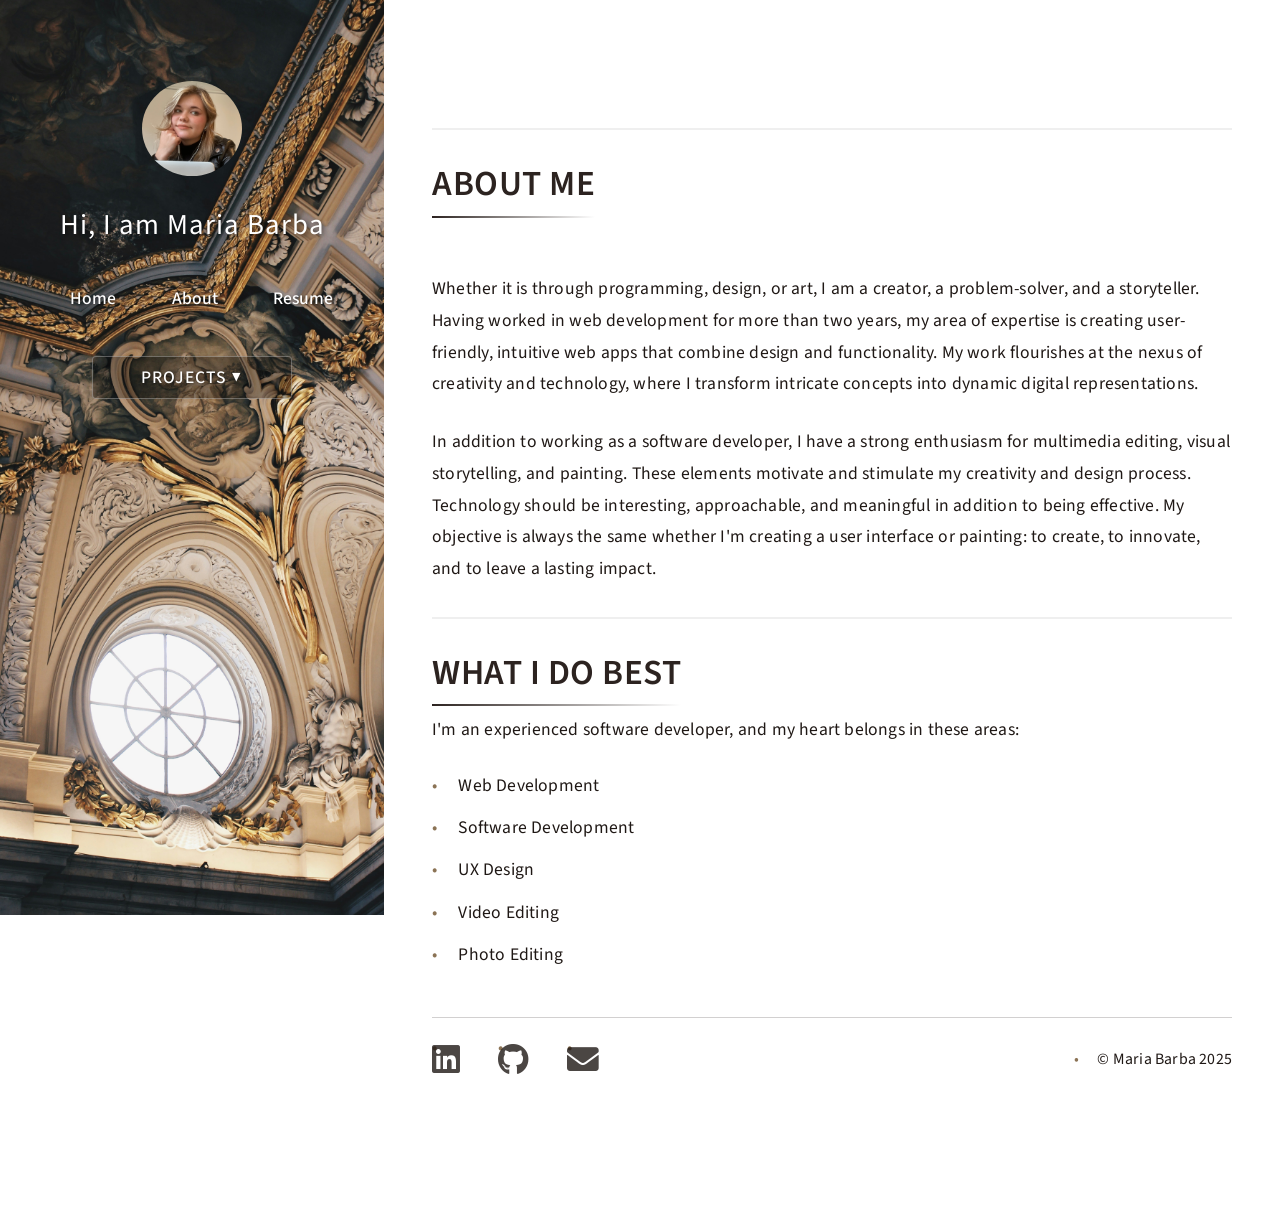
<file: AboutMe.html>
<!DOCTYPE HTML>
<html>

<head>
    <title>Maria Barba - About Me</title>
    <meta charset="utf-8" />
    <meta name="viewport" content="width=device-width, initial-scale=1, user-scalable=no" />
    <link rel="stylesheet" href="assets/css/main.css" />
</head>

<body class="is-preload">
    <!-- Header -->
    <div id="header-container"></div>

    <!-- Main -->
    <div id="main">
        <!-- One -->
        <section id="one">
            <hr>
            <header class="major">
                <h2>ABOUT ME</h2>
            </header>

            <p>
                Whether it is through programming, design, or art, I am a creator, a problem-solver, and a storyteller.
                Having worked in web development for more than two years, my area of expertise is creating
                user-friendly,
                intuitive web apps that combine design and functionality. My work flourishes at the nexus of creativity
                and technology, where I transform intricate concepts into dynamic digital representations.
            </p>
            <p>
                In addition to working as a software developer, I have a strong enthusiasm for multimedia editing,
                visual
                storytelling, and painting. These elements motivate and stimulate my creativity and design process.
                Technology should be interesting, approachable, and meaningful in addition to being effective. My
                objective
                is always the same whether I'm creating a user interface or painting: to create, to innovate, and to
                leave
                a lasting impact.
            </p>
            <hr>
            <header class="major">
                <h2>WHAT I DO BEST</h2>
                <br>
                <p>
                    I'm an experienced software developer, and my heart belongs in these areas:
                </p>
                <ul>
                    <li>Web Development</li>
                    <li>Software Development</li>
                    <li>UX Design</li>
                    <li>Video Editing</li>
                    <li>Photo Editing</li>
                </ul>
            </header>
        </section>
    </div>

    <!-- Footer -->
    <div id="footer-container"></div>

    <!-- Scripts -->
    <script src="assets/js/jquery.min.js"></script>
    <script src="assets/js/browser.min.js"></script>
    <script src="assets/js/breakpoints.min.js"></script>
    <script src="assets/js/util.js"></script>
    <script src="assets/js/components.js"></script>
    <script src="assets/js/main.js"></script>
</body>

</html>
</file>
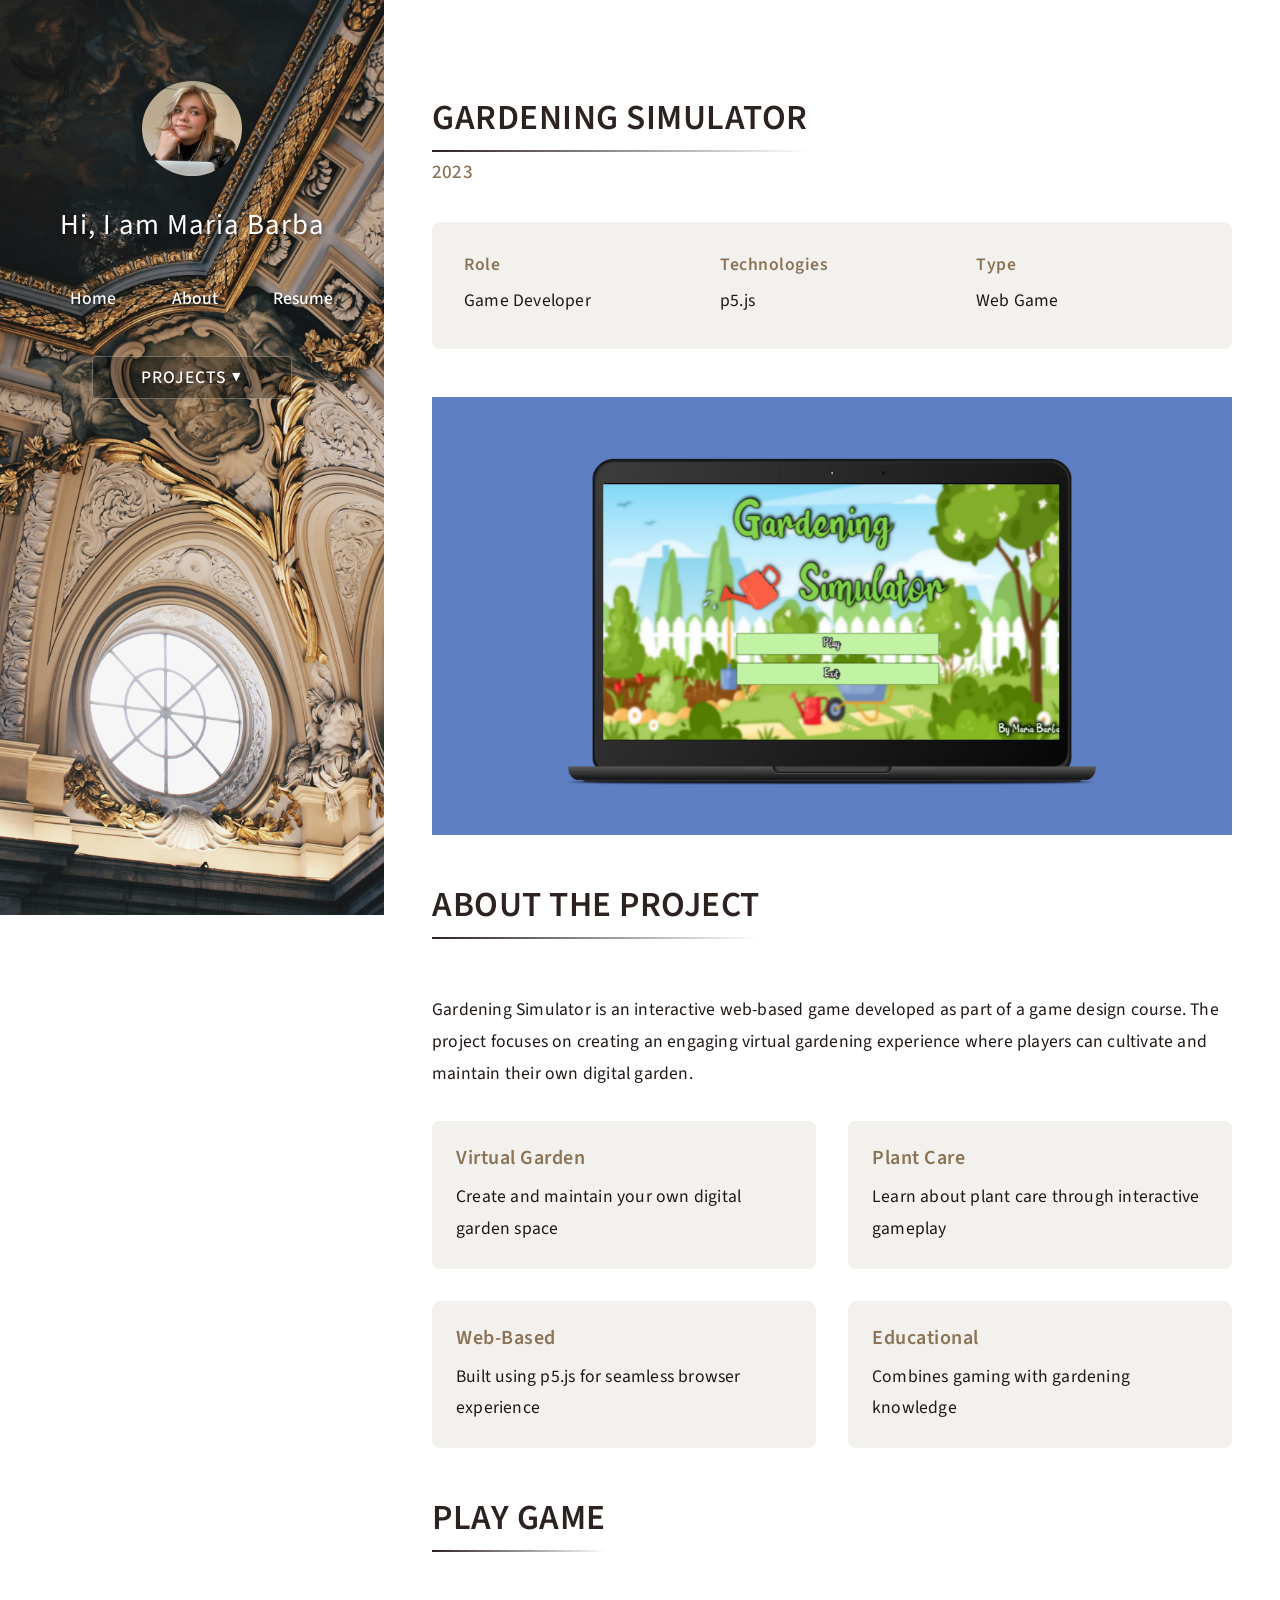
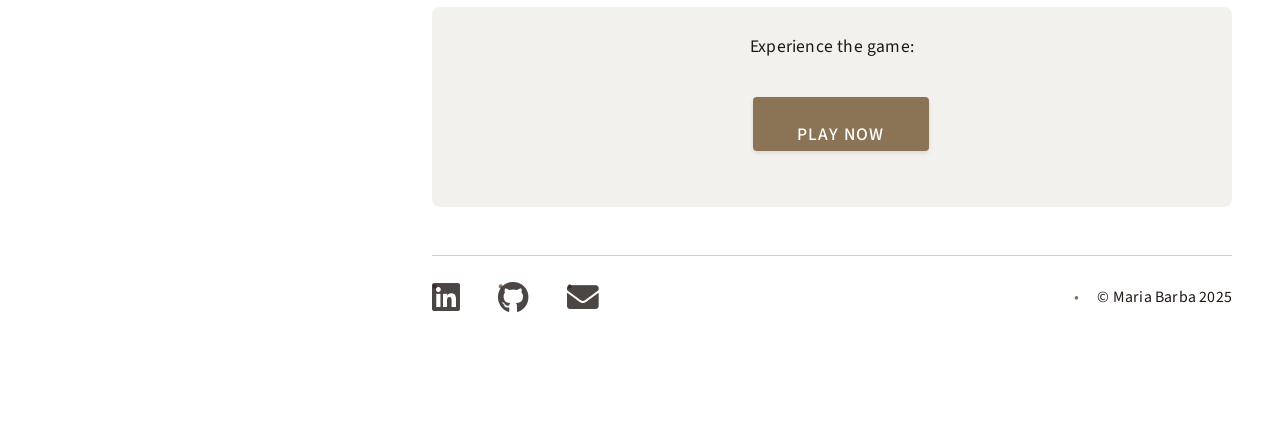
<file: GardeningSimulator.html>
<!DOCTYPE HTML>
<html>

<head>
    <title>Maria Barba - Gardening Simulator</title>
    <meta charset="utf-8" />
    <meta name="viewport" content="width=device-width, initial-scale=1, user-scalable=no" />
    <link rel="stylesheet" href="assets/css/main.css" />
</head>

<body class="is-preload">
    <!-- Header -->
    <div id="header-container"></div>

    <!-- Main -->
    <div id="main">
        <!-- Title Section -->
        <section id="title">
            <header class="major">
                <h2>GARDENING SIMULATOR</h2>
                <br>
                <br>
                <p class="year">2023</p>
            </header>
        </section>

        <!-- Project Overview -->
        <section id="overview">
            <div class="project-meta">
                <div class="meta-item">
                    <h3>Role</h3>
                    <p>Game Developer</p>
                </div>
                <div class="meta-item">
                    <h3>Technologies</h3>
                    <p>p5.js</p>
                </div>
                <div class="meta-item">
                    <h3>Type</h3>
                    <p>Web Game</p>
                </div>
            </div>
        </section>

        <!-- Hero Section -->
        <section id="hero">
            <div class="project-hero">
                <img src="images/fulls/03.png" alt="Gardening Simulator" class="hero-image">
            </div>
        </section>

        <!-- About -->
        <section id="about">
            <header class="major">
                <h2>ABOUT THE PROJECT</h2>
                <br>
            </header>
            <p>
                Gardening Simulator is an interactive web-based game developed as part of a game design course. The
                project
                focuses on creating an engaging virtual gardening experience where players can cultivate and maintain
                their
                own digital garden.
            </p>
            <div class="features-grid">
                <div class="feature">
                    <h3>Virtual Garden</h3>
                    <p>Create and maintain your own digital garden space</p>
                </div>
                <div class="feature">
                    <h3>Plant Care</h3>
                    <p>Learn about plant care through interactive gameplay</p>
                </div>
                <div class="feature">
                    <h3>Web-Based</h3>
                    <p>Built using p5.js for seamless browser experience</p>
                </div>
                <div class="feature">
                    <h3>Educational</h3>
                    <p>Combines gaming with gardening knowledge</p>
                </div>
            </div>
        </section>

        <!-- Play Game -->
        <section id="play">
            <header class="major">
                <h2>PLAY GAME</h2>
                <br>
            </header>
            <div class="prototype-link">
                <p>Experience the game:</p>
                <ul class="actions">
                    <li><a href="https://marb543.github.io/cart253-2023/projects/project1/" class="button">Play Now</a>
                    </li>
                </ul>
            </div>
        </section>
    </div>

    <!-- Footer -->
    <div id="footer-container"></div>

    <!-- Scripts -->
    <script src="assets/js/jquery.min.js"></script>
    <script src="assets/js/browser.min.js"></script>
    <script src="assets/js/breakpoints.min.js"></script>
    <script src="assets/js/util.js"></script>
    <script src="assets/js/components.js"></script>
    <script src="assets/js/main.js"></script>
</body>

</html>
</file>
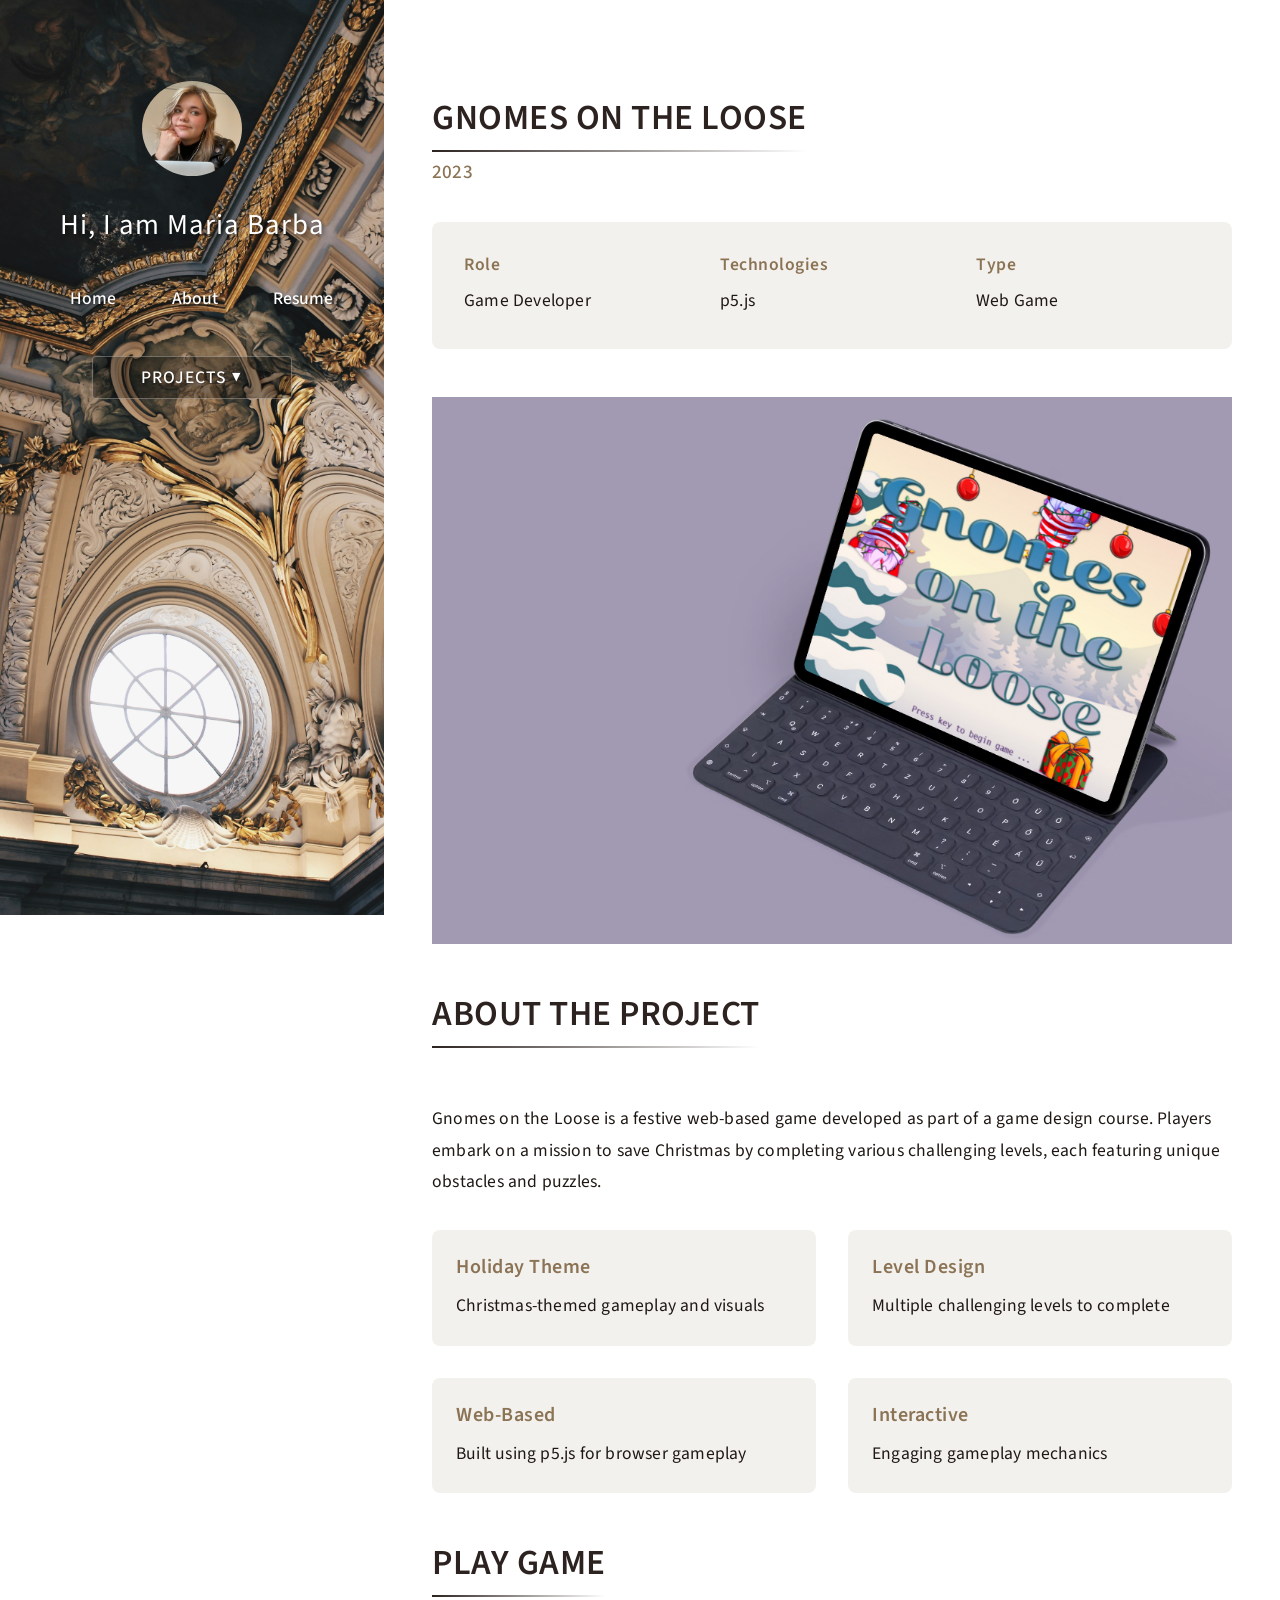
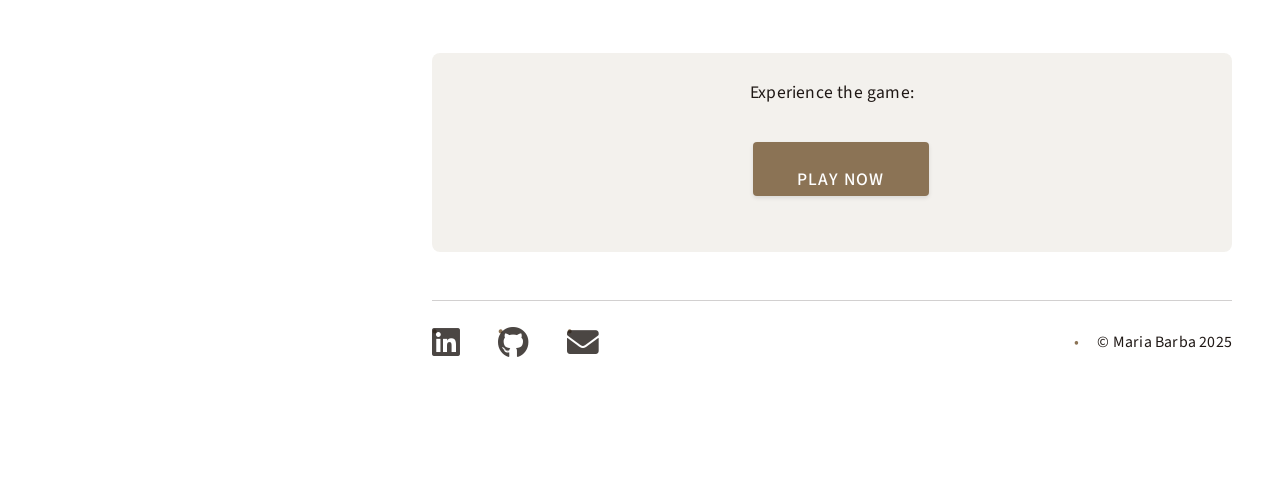
<file: GnomesOnTheLoose.html>
<!DOCTYPE HTML>
<html>

<head>
    <title>Maria Barba - Gnomes on the Loose</title>
    <meta charset="utf-8" />
    <meta name="viewport" content="width=device-width, initial-scale=1, user-scalable=no" />
    <link rel="stylesheet" href="assets/css/main.css" />
</head>

<body class="is-preload">
    <!-- Header -->
    <div id="header-container"></div>

    <!-- Main -->
    <div id="main">
        <!-- Title Section -->
        <section id="title">
            <header class="major">
                <h2>GNOMES ON THE LOOSE</h2>
                <br>
                <br>
                <p class="year">2023</p>
            </header>
        </section>

        <!-- Project Overview -->
        <section id="overview">
            <div class="project-meta">
                <div class="meta-item">
                    <h3>Role</h3>
                    <p>Game Developer</p>
                </div>
                <div class="meta-item">
                    <h3>Technologies</h3>
                    <p>p5.js</p>
                </div>
                <div class="meta-item">
                    <h3>Type</h3>
                    <p>Web Game</p>
                </div>
            </div>
        </section>

        <!-- Hero Section -->
        <section id="hero">
            <div class="project-hero">
                <img src="images/fulls/04.png" alt="Gnomes on the Loose" class="hero-image">
            </div>
        </section>

        <!-- About -->
        <section id="about">
            <header class="major">
                <h2>ABOUT THE PROJECT</h2>
                <br>
            </header>
            <p>
                Gnomes on the Loose is a festive web-based game developed as part of a game design course. Players
                embark
                on a mission to save Christmas by completing various challenging levels, each featuring unique obstacles
                and puzzles.
            </p>
            <div class="features-grid">
                <div class="feature">
                    <h3>Holiday Theme</h3>
                    <p>Christmas-themed gameplay and visuals</p>
                </div>
                <div class="feature">
                    <h3>Level Design</h3>
                    <p>Multiple challenging levels to complete</p>
                </div>
                <div class="feature">
                    <h3>Web-Based</h3>
                    <p>Built using p5.js for browser gameplay</p>
                </div>
                <div class="feature">
                    <h3>Interactive</h3>
                    <p>Engaging gameplay mechanics</p>
                </div>
            </div>
        </section>

        <!-- Play Game -->
        <section id="play">
            <header class="major">
                <h2>PLAY GAME</h2>
                <br>
            </header>
            <div class="prototype-link">
                <p>Experience the game:</p>
                <ul class="actions">
                    <li><a href="https://marb543.github.io/cart253-2023/projects/project2/final/" class="button">Play
                            Now</a></li>
                </ul>
            </div>
        </section>
    </div>

    <!-- Footer -->
    <div id="footer-container"></div>

    <!-- Scripts -->
    <script src="assets/js/jquery.min.js"></script>
    <script src="assets/js/browser.min.js"></script>
    <script src="assets/js/breakpoints.min.js"></script>
    <script src="assets/js/util.js"></script>
    <script src="assets/js/components.js"></script>
    <script src="assets/js/main.js"></script>
</body>

</html>
</file>
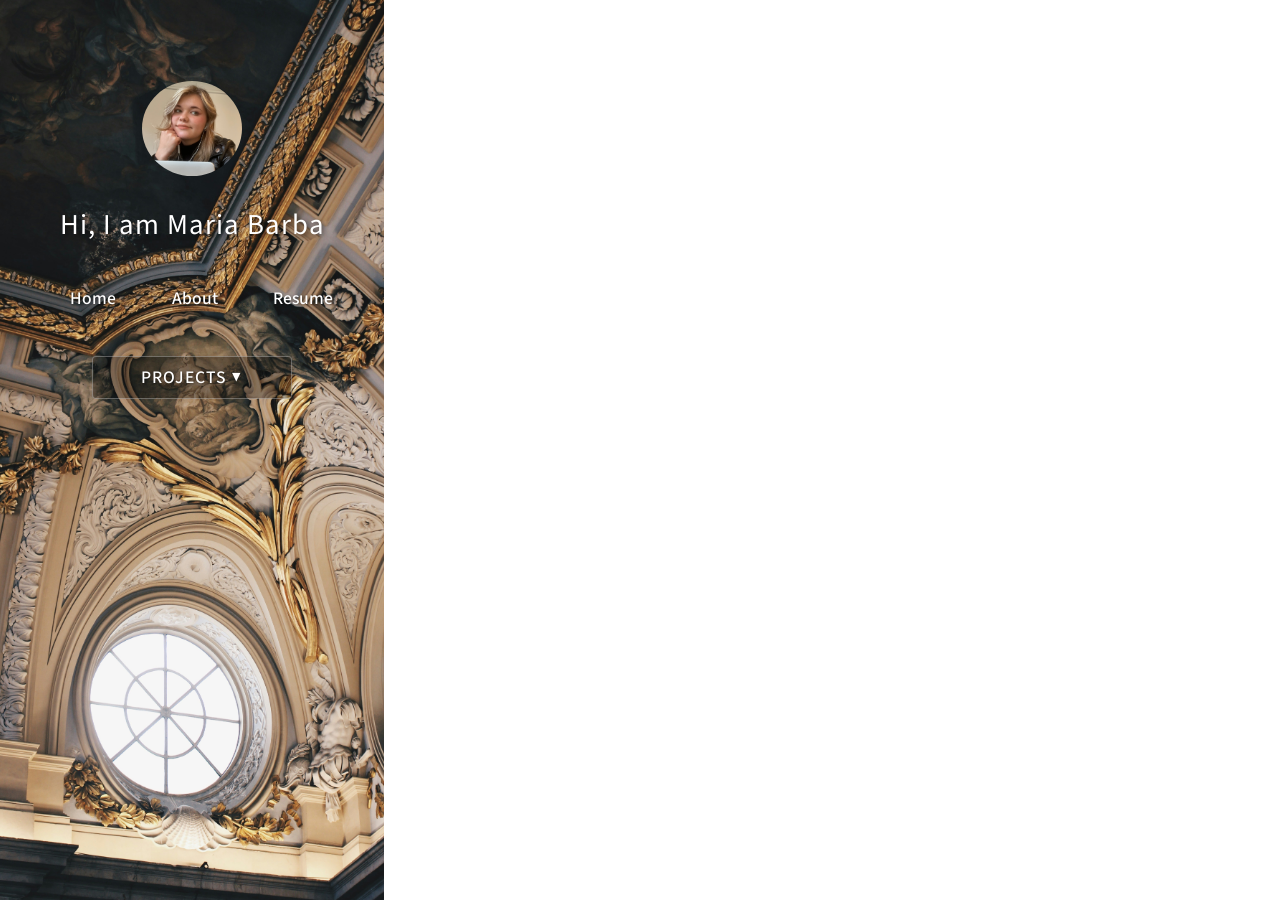
<file: MyResume.html>
<!DOCTYPE HTML>
<html>

<head>
    <title>Maria Barba</title>
    <meta charset="utf-8" />
    <meta name="viewport" content="width=device-width, initial-scale=1, user-scalable=no" />
    <link rel="stylesheet" href="assets/css/main.css" />

    <style>
        #main {
            height: 100vh;
            display: flex;
            flex-direction: column;
            padding: 0px;
            max-width: 70em;
        }
    </style>
</head>

<body class="is-preload resume-page">

    <!-- Header -->
    <div id="header-container"></div>

    <!-- Main -->
    <div id="main">
        <div id="pdf-container">
            <iframe src="./assets/documents/Maria_Barba's_CV_ENG.pdf"></iframe>
        </div>
    </div>

    <!-- Scripts -->
    <script src="assets/js/jquery.min.js"></script>
    <script src="assets/js/jquery.poptrox.min.js"></script>
    <script src="assets/js/browser.min.js"></script>
    <script src="assets/js/breakpoints.min.js"></script>
    <script src="assets/js/util.js"></script>
    <script src="assets/js/components.js"></script>
    <script src="assets/js/main.js"></script>

</body>

</html>
</file>
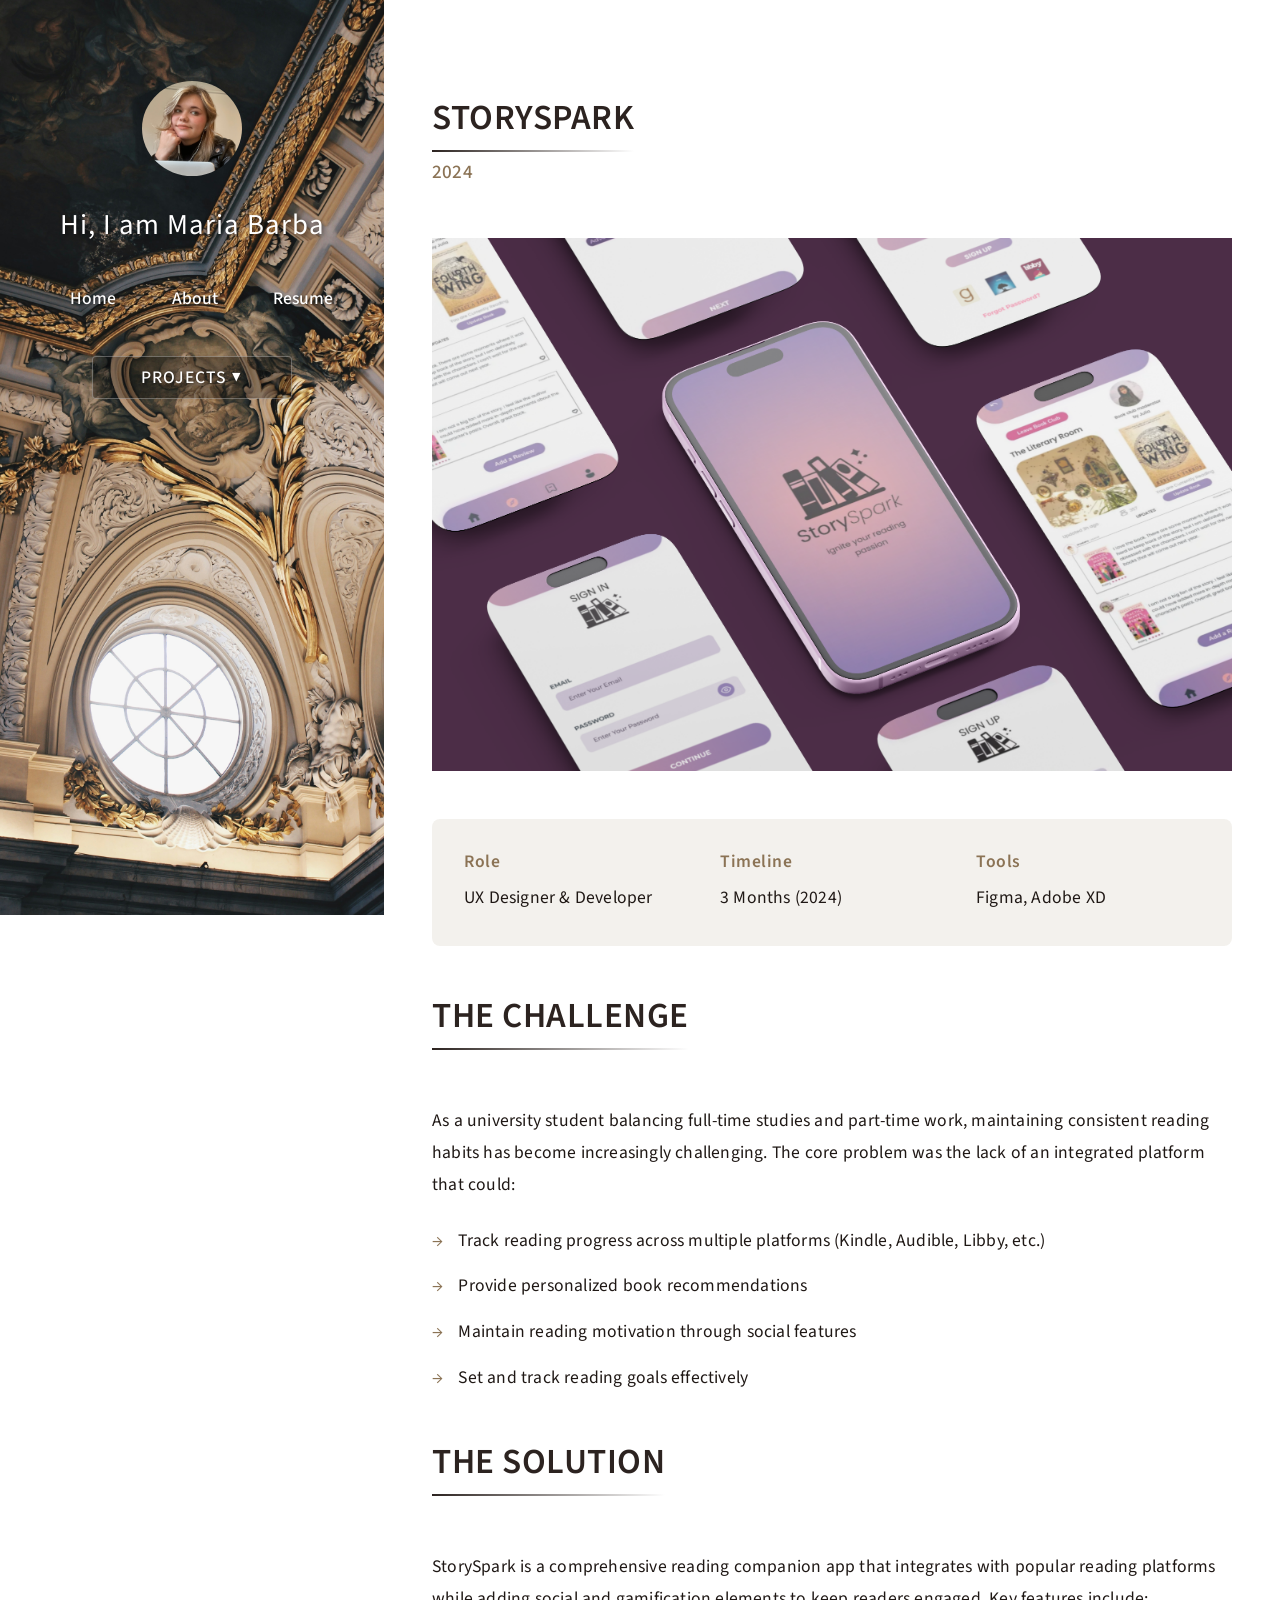
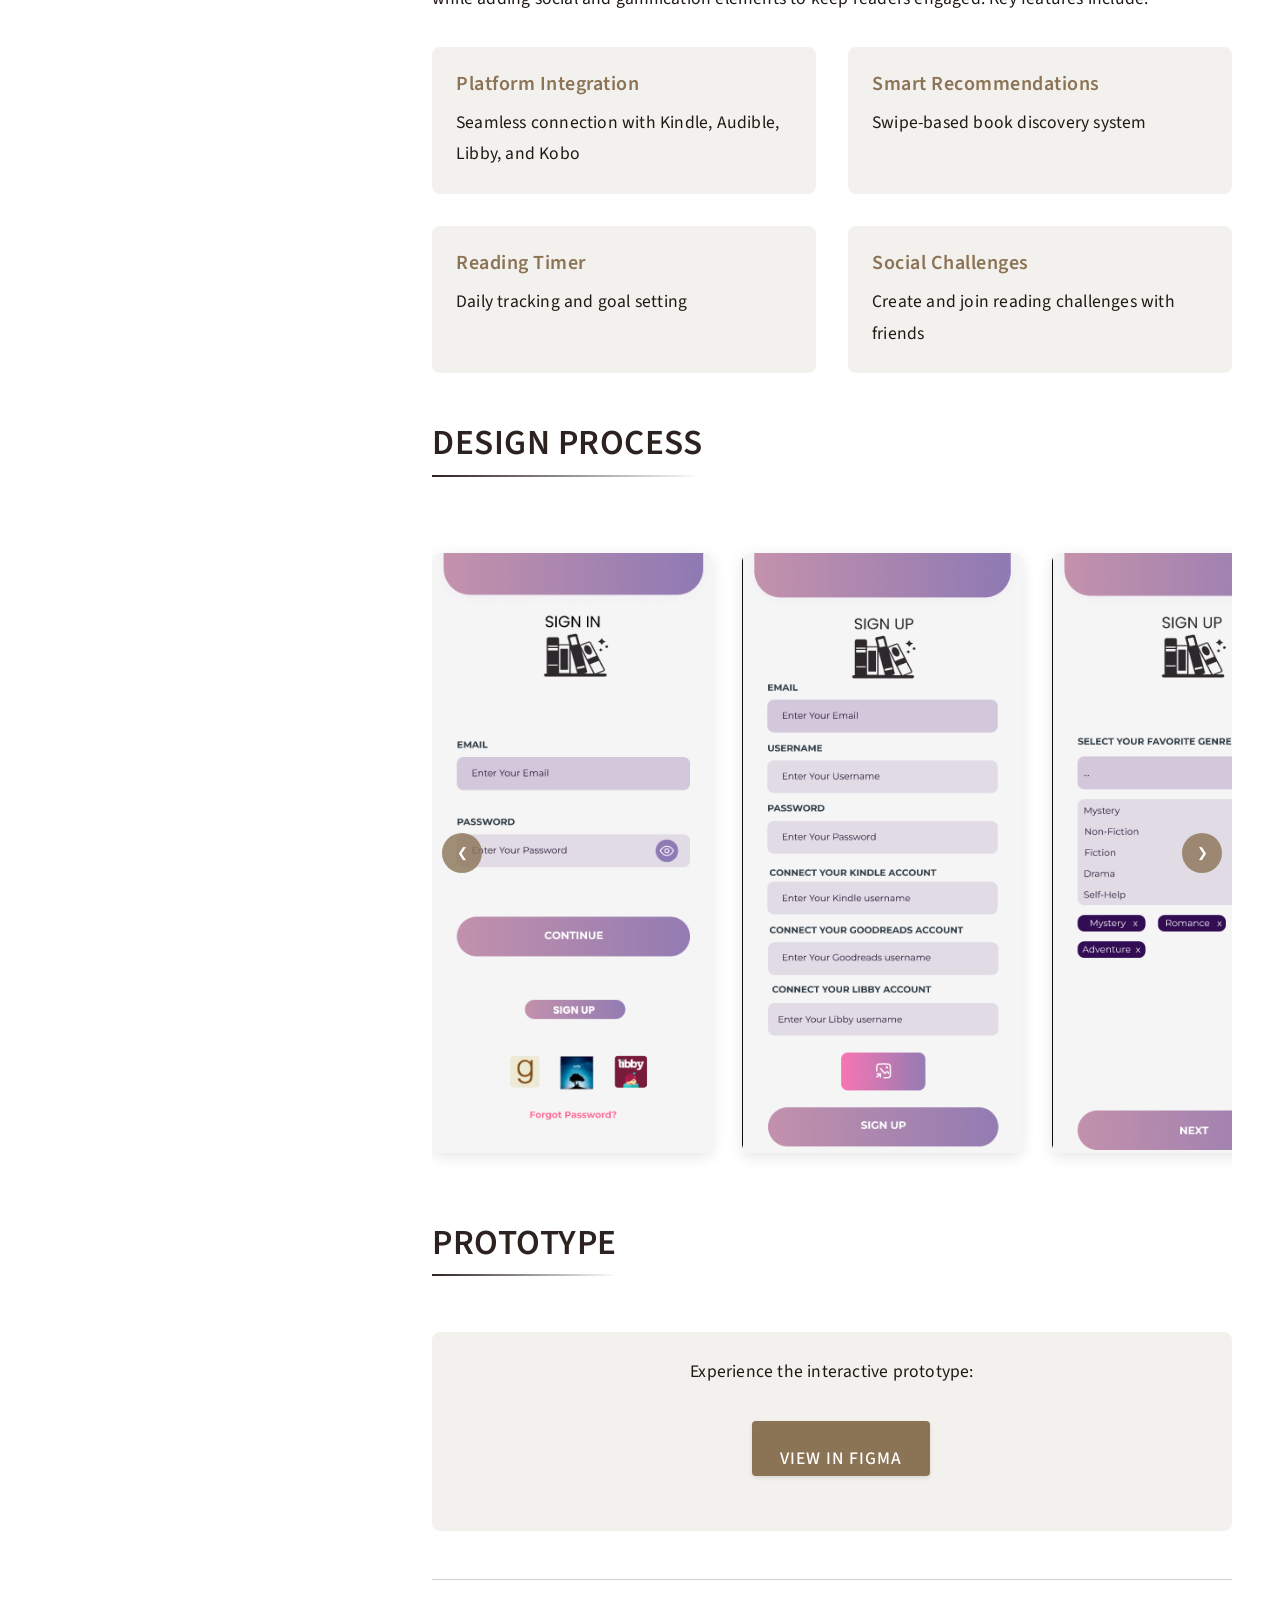
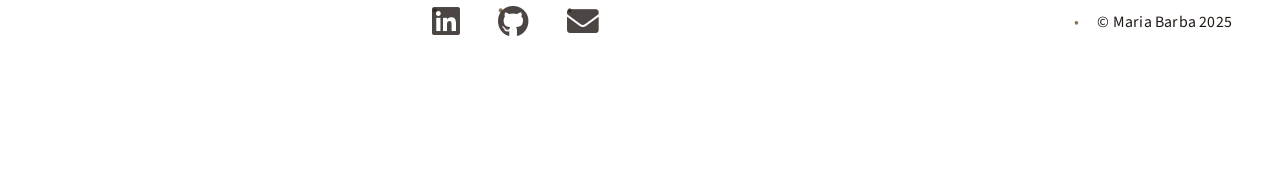
<file: StorySpark.html>
<!DOCTYPE HTML>
<html>

<head>
    <title>Maria Barba - StorySpark</title>
    <meta charset="utf-8" />
    <meta name="viewport" content="width=device-width, initial-scale=1, user-scalable=no" />
    <link rel="stylesheet" href="assets/css/main.css" />
</head>

<body class="is-preload">
    <!-- Header -->
    <div id="header-container"></div>

    <!-- Main -->
    <div id="main">
        <!-- Title Section -->
        <section id="title">
            <header class="major">
                <h2>STORYSPARK</h2>
                <br>
                <br>
                <p class="year">2024</p>
            </header>
        </section>

        <!-- Hero Section -->
        <section id="hero">
            <div class="project-hero">
                <img src="images/fulls/02.png" alt="StorySpark App" class="hero-image">
            </div>
        </section>

        <!-- Project Overview -->
        <section id="overview">
            <header class="major">
            </header>
            <div class="project-meta">
                <div class="meta-item">
                    <h3>Role</h3>
                    <p>UX Designer & Developer</p>
                </div>
                <div class="meta-item">
                    <h3>Timeline</h3>
                    <p>3 Months (2024)</p>
                </div>
                <div class="meta-item">
                    <h3>Tools</h3>
                    <p>Figma, Adobe XD</p>
                </div>
            </div>
        </section>

        <!-- Problem Statement -->
        <section id="problem">
            <header class="major">
                <h2>THE CHALLENGE</h2>
                <br>
            </header>
            <p>
                As a university student balancing full-time studies and part-time work, maintaining consistent reading
                habits
                has become increasingly challenging. The core problem was the lack of an integrated platform that could:
            </p>
            <ul class="feature-list">
                <li>Track reading progress across multiple platforms (Kindle, Audible, Libby, etc.)</li>
                <li>Provide personalized book recommendations</li>
                <li>Maintain reading motivation through social features</li>
                <li>Set and track reading goals effectively</li>
            </ul>
        </section>

        <!-- Solution -->
        <section id="solution">
            <header class="major">
                <h2>THE SOLUTION</h2>
                <br>
            </header>
            <p>
                StorySpark is a comprehensive reading companion app that integrates with popular reading platforms while
                adding social and gamification elements to keep readers engaged. Key features include:
            </p>
            <div class="features-grid">
                <div class="feature">
                    <h3>Platform Integration</h3>
                    <p>Seamless connection with Kindle, Audible, Libby, and Kobo</p>
                </div>
                <div class="feature">
                    <h3>Smart Recommendations</h3>
                    <p>Swipe-based book discovery system</p>
                </div>
                <div class="feature">
                    <h3>Reading Timer</h3>
                    <p>Daily tracking and goal setting</p>
                </div>
                <div class="feature">
                    <h3>Social Challenges</h3>
                    <p>Create and join reading challenges with friends</p>
                </div>
            </div>
        </section>

        <!-- Design Process -->
        <section id="gallery">
            <header class="major">
                <h2>DESIGN PROCESS</h2>
                <br>
            </header>
            <div class="scroll-gallery">
                <div class="gallery-container">
                    <div class="gallery-item">
                        <img src="images/StorySpark/1.png" alt="StorySpark Prototype Part 1">
                        <div class="caption">Prototype Part 1</div>
                    </div>
                    <div class="gallery-item">
                        <img src="images/StorySpark/2.png" alt="StorySpark Prototype Part 2">
                        <div class="caption">Prototype Part 2</div>
                    </div>
                    <div class="gallery-item">
                        <img src="images/StorySpark/3.png" alt="StorySpark Prototype Part 3">
                        <div class="caption">Prototype Part 3</div>
                    </div>
                    <div class="gallery-item">
                        <img src="images/StorySpark/4.png" alt="StorySpark Prototype Part 4">
                        <div class="caption">Prototype Part 4</div>
                    </div>
                    <div class="gallery-item">
                        <img src="images/StorySpark/5.png" alt="StorySpark Prototype Part 5">
                        <div class="caption">Prototype Part 5</div>
                    </div>
                    <div class="gallery-item">
                        <img src="images/StorySpark/6.png" alt="StorySpark Prototype Part 6">
                        <div class="caption">Prototype Part 6</div>
                    </div>
                    <div class="gallery-item">
                        <img src="images/StorySpark/7.png" alt="StorySpark Prototype Part 7">
                        <div class="caption">Prototype Part 7</div>
                    </div>
                    <div class="gallery-item">
                        <img src="images/StorySpark/8.png" alt="StorySpark Prototype Part 8">
                        <div class="caption">Prototype Part 8</div>
                    </div>
                    <div class="gallery-item">
                        <img src="images/StorySpark/9.png" alt="StorySpark Prototype Part 9">
                        <div class="caption">Prototype Part 9</div>
                    </div>
                </div>
                <button class="scroll-btn prev">❮</button>
                <button class="scroll-btn next">❯</button>
            </div>
        </section>

        <!-- Prototype Link -->
        <section id="prototype">
            <header class="major">
                <h2>PROTOTYPE</h2>
                <br>
            </header>
            <div class="prototype-link">
                <p>Experience the interactive prototype:</p>
                <ul class="actions">
                    <li><a href="https://www.figma.com/design/FCJhr1zUtliZiWwfh0QujK/Maria_Barba_Design_Prototype2?node-id=0-1&t=zygujVQNj2x5lEgJ-1"
                            class="button">View in Figma</a></li>
                </ul>
            </div>
        </section>
    </div>

    <!-- Footer -->
    <div id="footer-container"></div>

    <!-- Scripts -->
    <script src="assets/js/jquery.min.js"></script>
    <script src="assets/js/jquery.poptrox.min.js"></script>
    <script src="assets/js/browser.min.js"></script>
    <script src="assets/js/breakpoints.min.js"></script>
    <script src="assets/js/util.js"></script>
    <script src="assets/js/components.js"></script>
    <script src="assets/js/main.js"></script>
    <script src="assets/js/gallery.js"></script>
</body>

</html>
</file>
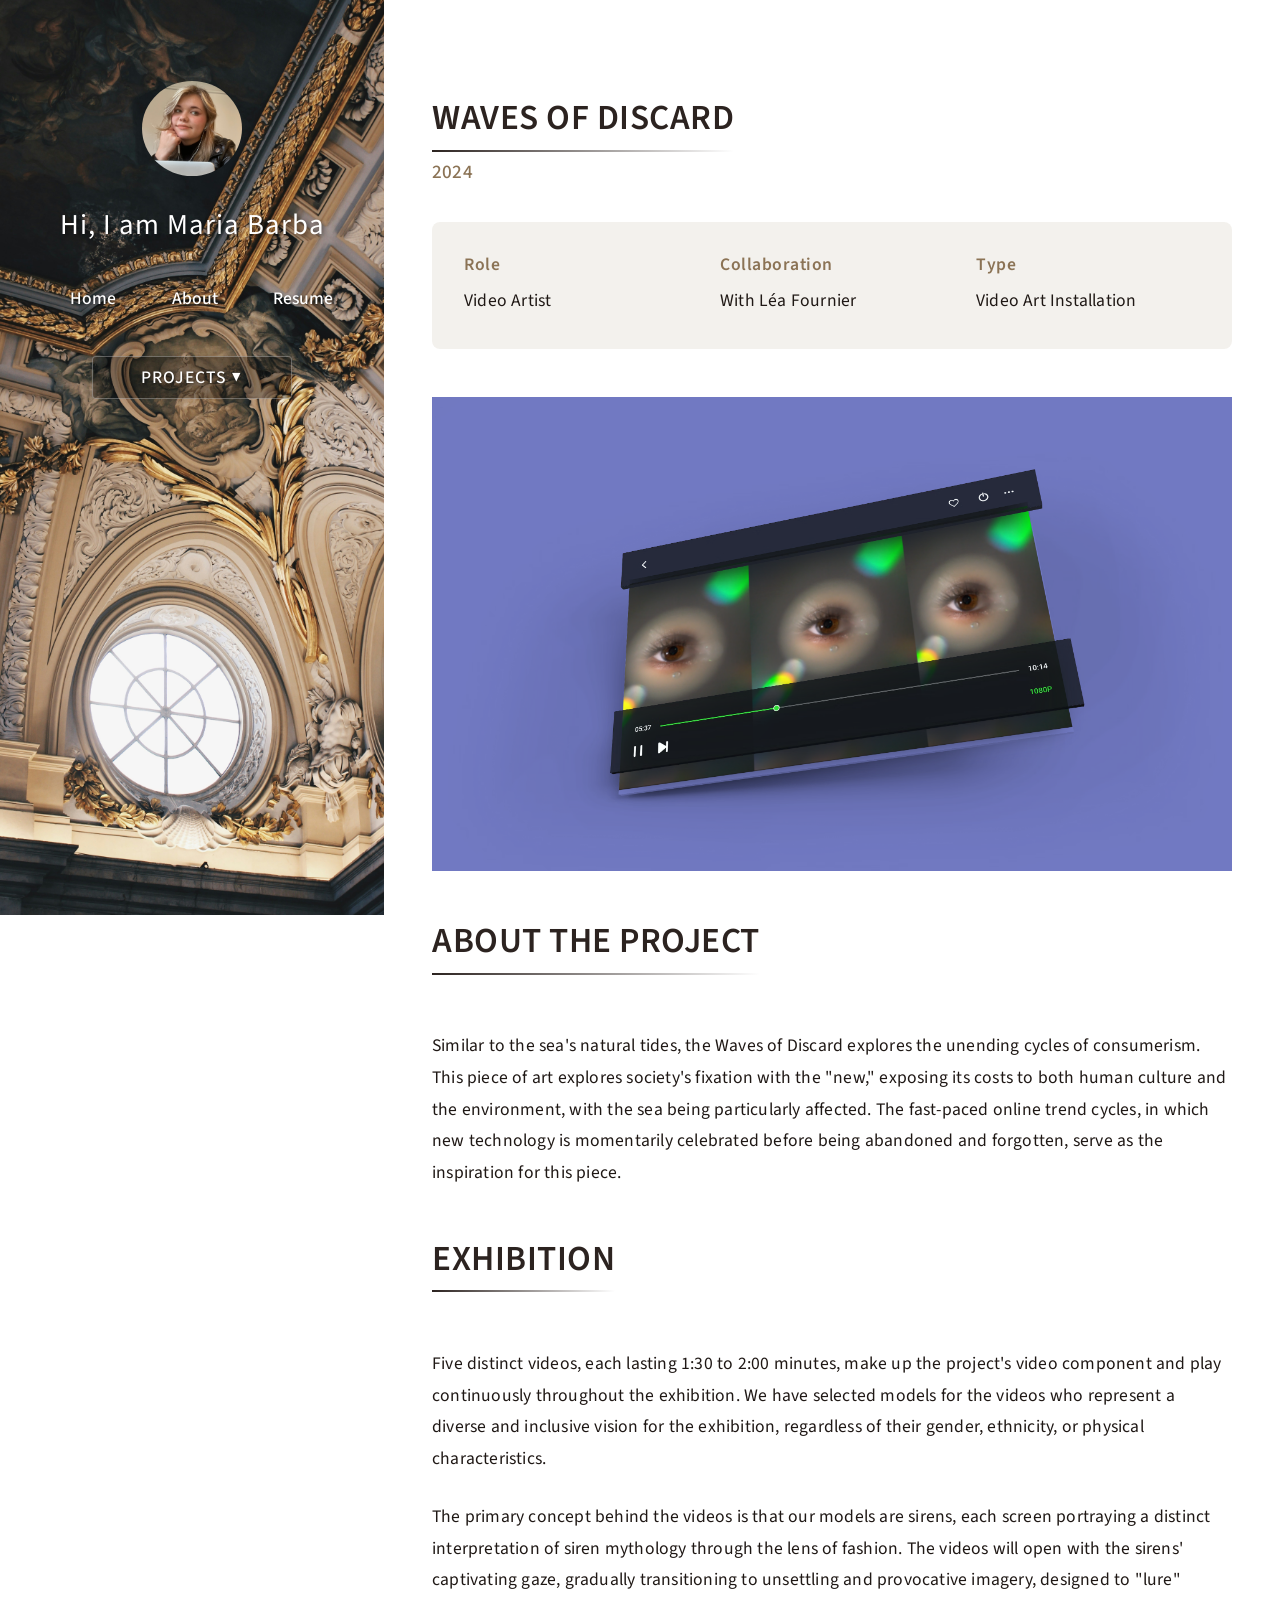
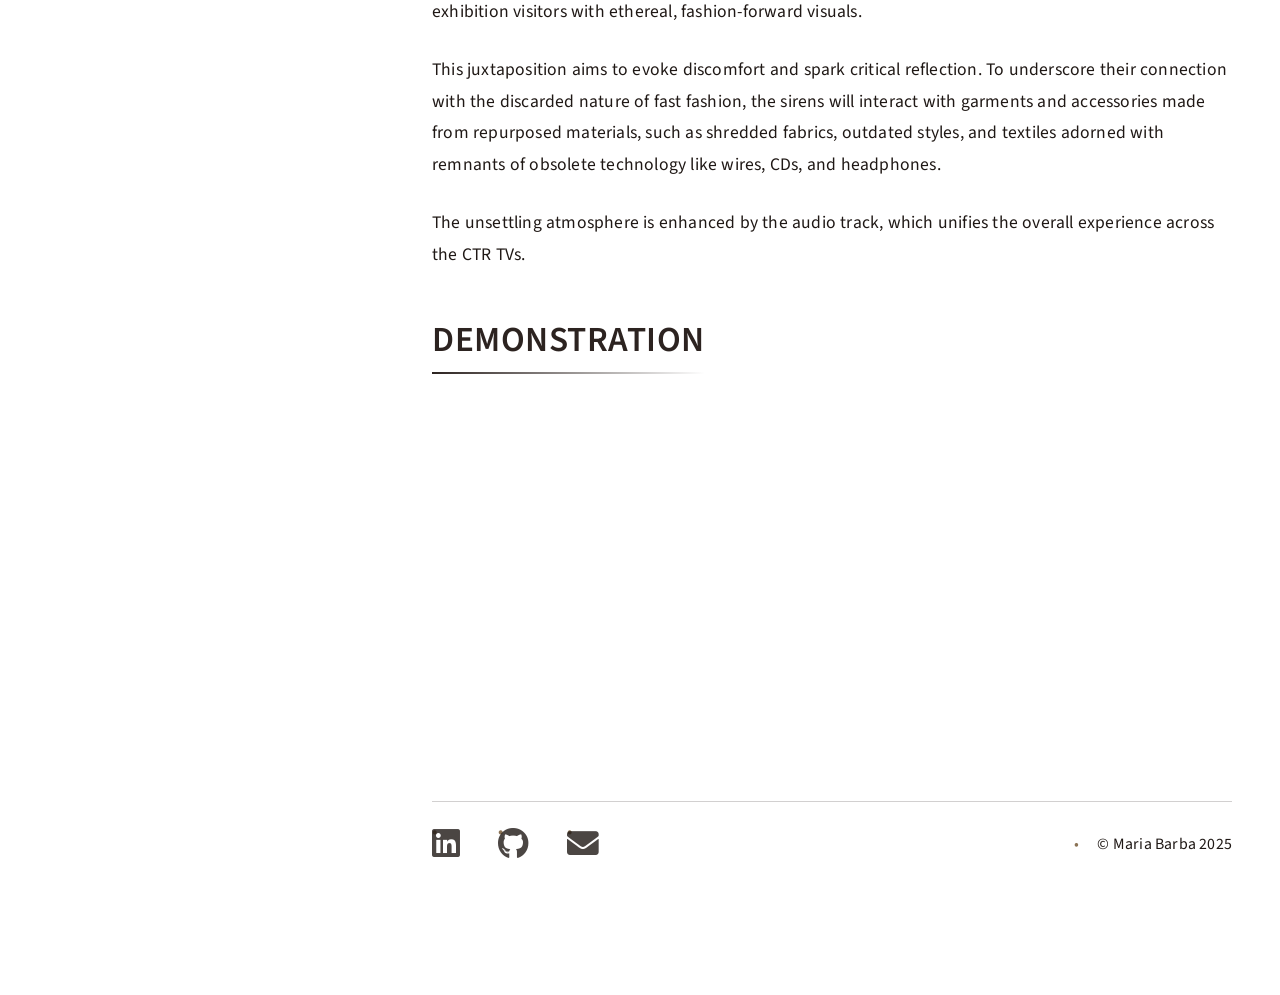
<file: WavesOfDiscard.html>
<!DOCTYPE HTML>
<html>

<head>
    <title>Maria Barba - Waves of Discard</title>
    <meta charset="utf-8" />
    <meta name="viewport" content="width=device-width, initial-scale=1, user-scalable=no" />
    <link rel="stylesheet" href="assets/css/main.css" />
</head>

<body class="is-preload">
    <!-- Header -->
    <div id="header-container"></div>

    <!-- Main -->
    <div id="main">
        <!-- Title Section -->
        <section id="title">
            <header class="major">
                <h2>WAVES OF DISCARD</h2>
                <br>
                <br>
                <p class="year">2024</p>
            </header>
        </section>

        <!-- Project Overview -->
        <section id="overview">
            <div class="project-meta">
                <div class="meta-item">
                    <h3>Role</h3>
                    <p>Video Artist</p>
                </div>
                <div class="meta-item">
                    <h3>Collaboration</h3>
                    <p>With Léa Fournier</p>
                </div>
                <div class="meta-item">
                    <h3>Type</h3>
                    <p>Video Art Installation</p>
                </div>
            </div>
        </section>

        <!-- Hero Section -->
        <section id="hero">
            <div class="project-hero">
                <img src="images/fulls/01.png" alt="Waves of Discard" class="hero-image">
            </div>
        </section>

        <!-- About -->
        <section id="about">
            <header class="major">
                <h2>ABOUT THE PROJECT</h2>
                <br>
            </header>
            <p>
                Similar to the sea's natural tides, the Waves of Discard explores the unending cycles of consumerism.
                This piece of art explores society's fixation with the "new," exposing its costs to both human culture
                and the environment, with the sea being particularly affected. The fast-paced online trend cycles, in
                which new technology is momentarily celebrated before being abandoned and forgotten, serve as the
                inspiration for this piece.
            </p>
        </section>

        <!-- Exhibition -->
        <section id="exhibition">
            <header class="major">
                <h2>EXHIBITION</h2>
                <br>
            </header>
            <p>
                Five distinct videos, each lasting 1:30 to 2:00 minutes, make up the project's video component and play
                continuously throughout the exhibition. We have selected models for the videos who represent a diverse
                and inclusive vision for the exhibition, regardless of their gender, ethnicity, or physical
                characteristics.
            </p>
            <p>
                The primary concept behind the videos is that our models are sirens, each screen portraying a distinct
                interpretation of siren mythology through the lens of fashion. The videos will open with the sirens'
                captivating gaze, gradually transitioning to unsettling and provocative imagery, designed to "lure"
                exhibition visitors with ethereal, fashion-forward visuals.
            </p>
            <p>
                This juxtaposition aims to evoke discomfort and spark critical reflection. To underscore their
                connection
                with the discarded nature of fast fashion, the sirens will interact with garments and accessories made
                from repurposed materials, such as shredded fabrics, outdated styles, and textiles adorned with remnants
                of obsolete technology like wires, CDs, and headphones.
            </p>
            <p>
                The unsettling atmosphere is enhanced by the audio track, which unifies the overall experience across
                the CTR TVs.
            </p>
        </section>

        <!-- Video Demo -->
        <section id="demo">
            <header class="major">
                <h2>DEMONSTRATION</h2>
                <br>
            </header>
            <div class="video-section">
                <iframe width="620" height="315"
                    src="https://www.youtube.com/embed/ZuePJQhpTiE?si=2pY5zqKvfbXre_5R&amp;start=860">
                </iframe>
            </div>
        </section>
    </div>

    <!-- Footer -->
    <div id="footer-container"></div>

    <!-- Scripts -->
    <script src="assets/js/jquery.min.js"></script>
    <script src="assets/js/browser.min.js"></script>
    <script src="assets/js/breakpoints.min.js"></script>
    <script src="assets/js/util.js"></script>
    <script src="assets/js/components.js"></script>
    <script src="assets/js/main.js"></script>
</body>

</html>
</file>
<file: assets/css/main.css>
@import url("fontawesome-all.min.css");
@import url("https://fonts.googleapis.com/css?family=Source+Sans+Pro:400,400italic");

/*
	Strata by HTML5 UP
	html5up.net | @ajlkn
	Free for personal and commercial use under the CCA 3.0 license (html5up.net/license)
*/

html,
body,
div,
span,
applet,
object,
iframe,
h1,
h2,
h3,
h4,
h5,
h6,
p,
blockquote,
pre,
a,
abbr,
acronym,
address,
big,
cite,
code,
del,
dfn,
em,
img,
ins,
kbd,
q,
s,
samp,
small,
strike,
strong,
sub,
sup,
tt,
var,
b,
u,
i,
center,
dl,
dt,
dd,
ol,
ul,
li,
fieldset,
form,
label,
legend,
table,
caption,
tbody,
tfoot,
thead,
tr,
th,
td,
article,
aside,
canvas,
details,
embed,
figure,
figcaption,
footer,
header,
hgroup,
menu,
nav,
output,
ruby,
section,
summary,
time,
mark,
audio,
video {
	margin: 0;
	padding: 0;
	border: 0;
	font-size: 100%;
	font: inherit;
	vertical-align: baseline;
}

article,
aside,
details,
figcaption,
figure,
footer,
header,
hgroup,
menu,
nav,
section {
	display: block;
}

body {
	line-height: 1;
}

ol,
ul {
	list-style: none;
}

blockquote,
q {
	quotes: none;
}

blockquote:before,
blockquote:after,
q:before,
q:after {
	content: '';
	content: none;
}

table {
	border-collapse: collapse;
	border-spacing: 0;
}

body {
	-webkit-text-size-adjust: none;
}

mark {
	background-color: transparent;
	color: inherit;
}

input::-moz-focus-inner {
	border: 0;
	padding: 0;
}

input,
select,
textarea {
	-moz-appearance: none;
	-webkit-appearance: none;
	-ms-appearance: none;
	appearance: none;
}

/* Basic */

html {
	box-sizing: border-box;
}

*,
*:before,
*:after {
	box-sizing: inherit;
}

body {
	background: #fff;
}

body.is-preload *,
body.is-preload *:before,
body.is-preload *:after {
	-moz-animation: none !important;
	-webkit-animation: none !important;
	-ms-animation: none !important;
	animation: none !important;
	-moz-transition: none !important;
	-webkit-transition: none !important;
	-ms-transition: none !important;
	transition: none !important;
}

body,
input,
select,
textarea {
	color: #a2a2a2;
	font-family: "Source Sans Pro", Helvetica, sans-serif;
	font-size: 16pt;
	font-weight: 400;
	line-height: 1.75em;
}

a {
	-moz-transition: color 0.2s ease-in-out, border-color 0.2s ease-in-out;
	-webkit-transition: color 0.2s ease-in-out, border-color 0.2s ease-in-out;
	-ms-transition: color 0.2s ease-in-out, border-color 0.2s ease-in-out;
	transition: color 0.2s ease-in-out, border-color 0.2s ease-in-out;
	color: #fffffe;
	text-decoration: none;
}

a:hover {
	border-bottom-color: transparent;
	color: #d1caa8 !important;
	text-decoration: none;
}

strong,
b {
	color: #787878;
	font-weight: 400;
}

em,
i {
	font-style: italic;
}

p {
	margin: 0 0 2em 0;
}

h1,
h2,
h3,
h4,
h5,
h6 {
	color: #787878;
	font-weight: 400;
	line-height: 1em;
	margin: 0 0 1em 0;
}

h1 a,
h2 a,
h3 a,
h4 a,
h5 a,
h6 a {
	color: inherit;
	text-decoration: none;
}

h1 {
	font-size: 2em;
	line-height: 1.5em;
}

h2 {
	font-size: 1.5em;
	line-height: 1.5em;
}

h3 {
	font-size: 1.25em;
	line-height: 1.5em;
}

h4 {
	font-size: 1.1em;
	line-height: 1.5em;
}

h5 {
	font-size: 0.9em;
	line-height: 1.5em;
}

h6 {
	font-size: 0.7em;
	line-height: 1.5em;
}

sub {
	font-size: 0.8em;
	position: relative;
	top: 0.5em;
}

sup {
	font-size: 0.8em;
	position: relative;
	top: -0.5em;
}

hr {
	border: 0;
	border-bottom: solid 2px #efefef;
	margin: 2em 0;
}

hr.major {
	margin: 3em 0;
}

blockquote {
	border-left: solid 6px #efefef;
	font-style: italic;
	margin: 0 0 2em 0;
	padding: 0.5em 0 0.5em 1.5em;
}

code {
	background: #f7f7f7;
	border-radius: 0.35em;
	border: solid 2px #efefef;
	font-family: "Courier New", monospace;
	font-size: 0.9em;
	margin: 0 0.25em;
	padding: 0.25em 0.65em;
}

pre {
	-webkit-overflow-scrolling: touch;
	font-family: "Courier New", monospace;
	font-size: 0.9em;
	margin: 0 0 2em 0;
}

pre code {
	display: block;
	line-height: 1.75em;
	padding: 1em 1.5em;
	overflow-x: auto;
}

.align-left {
	text-align: left;
}

.align-center {
	text-align: center;
}

.align-right {
	text-align: right;
}

/* Container */

.container {
	margin: 0 auto;
	max-width: calc(100% - 4em);
	width: 100%;
}

.container.xsmall {
	width: 25%;
}

.container.small {
	width: 50%;
}

.container.medium {
	width: 75%;
}

.container.large {
	width: 125%;
}

.container.xlarge {
	width: 150%;
}

.container.max {
	width: 100%;
}

@media screen and (max-width: 980px) {

	.container {
		width: 100% !important;
		max-width: 100% !important;
	}

}

@media screen and (max-width: 480px) {

	.container {
		max-width: calc(100% - 3em);
	}

}

/* Row */

.row {
	display: flex;
	flex-wrap: wrap;
	box-sizing: border-box;
	align-items: stretch;
}

.row>* {
	box-sizing: border-box;
}

.row.gtr-uniform>*> :last-child {
	margin-bottom: 0;
}

.row.aln-left {
	justify-content: flex-start;
}

.row.aln-center {
	justify-content: center;
}

.row.aln-right {
	justify-content: flex-end;
}

.row.aln-top {
	align-items: flex-start;
}

.row.aln-middle {
	align-items: center;
}

.row.aln-bottom {
	align-items: flex-end;
}

.row>.imp {
	order: -1;
}

.row>.col-1 {
	width: 8.33333%;
}

.row>.off-1 {
	margin-left: 8.33333%;
}

.row>.col-2 {
	width: 16.66667%;
}

.row>.off-2 {
	margin-left: 16.66667%;
}

.row>.col-3 {
	width: 25%;
}

.row>.off-3 {
	margin-left: 25%;
}

.row>.col-4 {
	width: 33.33333%;
}

.row>.off-4 {
	margin-left: 33.33333%;
}

.row>.col-5 {
	width: 41.66667%;
}

.row>.off-5 {
	margin-left: 41.66667%;
}

.row>.col-6 {
	width: 50%;
}

.row>.off-6 {
	margin-left: 50%;
}

.row>.col-7 {
	width: 58.33333%;
}

.row>.off-7 {
	margin-left: 58.33333%;
}

.row>.col-8 {
	width: 66.66667%;
}

.row>.off-8 {
	margin-left: 66.66667%;
}

.row>.col-9 {
	width: 75%;
}

.row>.off-9 {
	margin-left: 75%;
}

.row>.col-10 {
	width: 83.33333%;
}

.row>.off-10 {
	margin-left: 83.33333%;
}

.row>.col-11 {
	width: 91.66667%;
}

.row>.off-11 {
	margin-left: 91.66667%;
}

.row>.col-12 {
	width: 100%;
}

.row>.off-12 {
	margin-left: 100%;
}

.row.gtr-0 {
	margin-top: 0;
	margin-left: 0em;
}

.row.gtr-0>* {
	padding: 0 0 0 0em;
}

.row.gtr-0.gtr-uniform {
	margin-top: 0em;
}

.row.gtr-0.gtr-uniform>* {
	padding-top: 0em;
}

.row.gtr-25 {
	margin-top: 0;
	margin-left: -0.625em;
}

.row.gtr-25>* {
	padding: 0 0 0 0.625em;
}

.row.gtr-25.gtr-uniform {
	margin-top: -0.625em;
}

.row.gtr-25.gtr-uniform>* {
	padding-top: 0.625em;
}

.row.gtr-50 {
	margin-top: 0;
	margin-left: -1.25em;
}

.row.gtr-50>* {
	padding: 0 0 0 1.25em;
}

.row.gtr-50.gtr-uniform {
	margin-top: -1.25em;
}

.row.gtr-50.gtr-uniform>* {
	padding-top: 1.25em;
}

.row {
	margin-top: 0;
	margin-left: -2.5em;
}

.row>* {
	padding: 0 0 0 2.5em;
}

.row.gtr-uniform {
	margin-top: -2.5em;
}

.row.gtr-uniform>* {
	padding-top: 2.5em;
}

.row.gtr-150 {
	margin-top: 0;
	margin-left: -3.75em;
}

.row.gtr-150>* {
	padding: 0 0 0 3.75em;
}

.row.gtr-150.gtr-uniform {
	margin-top: -3.75em;
}

.row.gtr-150.gtr-uniform>* {
	padding-top: 3.75em;
}

.row.gtr-200 {
	margin-top: 0;
	margin-left: -5em;
}

.row.gtr-200>* {
	padding: 0 0 0 5em;
}

.row.gtr-200.gtr-uniform {
	margin-top: -5em;
}

.row.gtr-200.gtr-uniform>* {
	padding-top: 5em;
}

@media screen and (max-width: 1800px) {

	.row {
		display: flex;
		flex-wrap: wrap;
		box-sizing: border-box;
		align-items: stretch;
	}

	.row>* {
		box-sizing: border-box;
	}

	.row.gtr-uniform>*> :last-child {
		margin-bottom: 0;
	}

	.row.aln-left {
		justify-content: flex-start;
	}

	.row.aln-center {
		justify-content: center;
	}

	.row.aln-right {
		justify-content: flex-end;
	}

	.row.aln-top {
		align-items: flex-start;
	}

	.row.aln-middle {
		align-items: center;
	}

	.row.aln-bottom {
		align-items: flex-end;
	}

	.row>.imp-xlarge {
		order: -1;
	}

	.row>.col-1-xlarge {
		width: 8.33333%;
	}

	.row>.off-1-xlarge {
		margin-left: 8.33333%;
	}

	.row>.col-2-xlarge {
		width: 16.66667%;
	}

	.row>.off-2-xlarge {
		margin-left: 16.66667%;
	}

	.row>.col-3-xlarge {
		width: 25%;
	}

	.row>.off-3-xlarge {
		margin-left: 25%;
	}

	.row>.col-4-xlarge {
		width: 33.33333%;
	}

	.row>.off-4-xlarge {
		margin-left: 33.33333%;
	}

	.row>.col-5-xlarge {
		width: 41.66667%;
	}

	.row>.off-5-xlarge {
		margin-left: 41.66667%;
	}

	.row>.col-6-xlarge {
		width: 50%;
	}

	.row>.off-6-xlarge {
		margin-left: 50%;
	}

	.row>.col-7-xlarge {
		width: 58.33333%;
	}

	.row>.off-7-xlarge {
		margin-left: 58.33333%;
	}

	.row>.col-8-xlarge {
		width: 66.66667%;
	}

	.row>.off-8-xlarge {
		margin-left: 66.66667%;
	}

	.row>.col-9-xlarge {
		width: 75%;
	}

	.row>.off-9-xlarge {
		margin-left: 75%;
	}

	.row>.col-10-xlarge {
		width: 83.33333%;
	}

	.row>.off-10-xlarge {
		margin-left: 83.33333%;
	}

	.row>.col-11-xlarge {
		width: 91.66667%;
	}

	.row>.off-11-xlarge {
		margin-left: 91.66667%;
	}

	.row>.col-12-xlarge {
		width: 100%;
	}

	.row>.off-12-xlarge {
		margin-left: 100%;
	}

	.row.gtr-0 {
		margin-top: 0;
		margin-left: 0em;
	}

	.row.gtr-0>* {
		padding: 0 0 0 0em;
	}

	.row.gtr-0.gtr-uniform {
		margin-top: 0em;
	}

	.row.gtr-0.gtr-uniform>* {
		padding-top: 0em;
	}

	.row.gtr-25 {
		margin-top: 0;
		margin-left: -0.625em;
	}

	.row.gtr-25>* {
		padding: 0 0 0 0.625em;
	}

	.row.gtr-25.gtr-uniform {
		margin-top: -0.625em;
	}

	.row.gtr-25.gtr-uniform>* {
		padding-top: 0.625em;
	}

	.row.gtr-50 {
		margin-top: 0;
		margin-left: -1.25em;
	}

	.row.gtr-50>* {
		padding: 0 0 0 1.25em;
	}

	.row.gtr-50.gtr-uniform {
		margin-top: -1.25em;
	}

	.row.gtr-50.gtr-uniform>* {
		padding-top: 1.25em;
	}

	.row {
		margin-top: 0;
		margin-left: -2.5em;
	}

	.row>* {
		padding: 0 0 0 2.5em;
	}

	.row.gtr-uniform {
		margin-top: -2.5em;
	}

	.row.gtr-uniform>* {
		padding-top: 2.5em;
	}

	.row.gtr-150 {
		margin-top: 0;
		margin-left: -3.75em;
	}

	.row.gtr-150>* {
		padding: 0 0 0 3.75em;
	}

	.row.gtr-150.gtr-uniform {
		margin-top: -3.75em;
	}

	.row.gtr-150.gtr-uniform>* {
		padding-top: 3.75em;
	}

	.row.gtr-200 {
		margin-top: 0;
		margin-left: -5em;
	}

	.row.gtr-200>* {
		padding: 0 0 0 5em;
	}

	.row.gtr-200.gtr-uniform {
		margin-top: -5em;
	}

	.row.gtr-200.gtr-uniform>* {
		padding-top: 5em;
	}

}

@media screen and (max-width: 1280px) {

	.row {
		display: flex;
		flex-wrap: wrap;
		box-sizing: border-box;
		align-items: stretch;
	}

	.row>* {
		box-sizing: border-box;
	}

	.row.gtr-uniform>*> :last-child {
		margin-bottom: 0;
	}

	.row.aln-left {
		justify-content: flex-start;
	}

	.row.aln-center {
		justify-content: center;
	}

	.row.aln-right {
		justify-content: flex-end;
	}

	.row.aln-top {
		align-items: flex-start;
	}

	.row.aln-middle {
		align-items: center;
	}

	.row.aln-bottom {
		align-items: flex-end;
	}

	.row>.imp-large {
		order: -1;
	}

	.row>.col-1-large {
		width: 8.33333%;
	}

	.row>.off-1-large {
		margin-left: 8.33333%;
	}

	.row>.col-2-large {
		width: 16.66667%;
	}

	.row>.off-2-large {
		margin-left: 16.66667%;
	}

	.row>.col-3-large {
		width: 25%;
	}

	.row>.off-3-large {
		margin-left: 25%;
	}

	.row>.col-4-large {
		width: 33.33333%;
	}

	.row>.off-4-large {
		margin-left: 33.33333%;
	}

	.row>.col-5-large {
		width: 41.66667%;
	}

	.row>.off-5-large {
		margin-left: 41.66667%;
	}

	.row>.col-6-large {
		width: 50%;
	}

	.row>.off-6-large {
		margin-left: 50%;
	}

	.row>.col-7-large {
		width: 58.33333%;
	}

	.row>.off-7-large {
		margin-left: 58.33333%;
	}

	.row>.col-8-large {
		width: 66.66667%;
	}

	.row>.off-8-large {
		margin-left: 66.66667%;
	}

	.row>.col-9-large {
		width: 75%;
	}

	.row>.off-9-large {
		margin-left: 75%;
	}

	.row>.col-10-large {
		width: 83.33333%;
	}

	.row>.off-10-large {
		margin-left: 83.33333%;
	}

	.row>.col-11-large {
		width: 91.66667%;
	}

	.row>.off-11-large {
		margin-left: 91.66667%;
	}

	.row>.col-12-large {
		width: 100%;
	}

	.row>.off-12-large {
		margin-left: 100%;
	}

	.row.gtr-0 {
		margin-top: 0;
		margin-left: 0em;
	}

	.row.gtr-0>* {
		padding: 0 0 0 0em;
	}

	.row.gtr-0.gtr-uniform {
		margin-top: 0em;
	}

	.row.gtr-0.gtr-uniform>* {
		padding-top: 0em;
	}

	.row.gtr-25 {
		margin-top: 0;
		margin-left: -0.5em;
	}

	.row.gtr-25>* {
		padding: 0 0 0 0.5em;
	}

	.row.gtr-25.gtr-uniform {
		margin-top: -0.5em;
	}

	.row.gtr-25.gtr-uniform>* {
		padding-top: 0.5em;
	}

	.row.gtr-50 {
		margin-top: 0;
		margin-left: -1em;
	}

	.row.gtr-50>* {
		padding: 0 0 0 1em;
	}

	.row.gtr-50.gtr-uniform {
		margin-top: -1em;
	}

	.row.gtr-50.gtr-uniform>* {
		padding-top: 1em;
	}

	.row {
		margin-top: 0;
		margin-left: -2em;
	}

	.row>* {
		padding: 0 0 0 2em;
	}

	.row.gtr-uniform {
		margin-top: -2em;
	}

	.row.gtr-uniform>* {
		padding-top: 2em;
	}

	.row.gtr-150 {
		margin-top: 0;
		margin-left: -3em;
	}

	.row.gtr-150>* {
		padding: 0 0 0 3em;
	}

	.row.gtr-150.gtr-uniform {
		margin-top: -3em;
	}

	.row.gtr-150.gtr-uniform>* {
		padding-top: 3em;
	}

	.row.gtr-200 {
		margin-top: 0;
		margin-left: -4em;
	}

	.row.gtr-200>* {
		padding: 0 0 0 4em;
	}

	.row.gtr-200.gtr-uniform {
		margin-top: -4em;
	}

	.row.gtr-200.gtr-uniform>* {
		padding-top: 4em;
	}

}

@media screen and (max-width: 980px) {

	.row {
		display: flex;
		flex-wrap: wrap;
		box-sizing: border-box;
		align-items: stretch;
	}

	.row>* {
		box-sizing: border-box;
	}

	.row.gtr-uniform>*> :last-child {
		margin-bottom: 0;
	}

	.row.aln-left {
		justify-content: flex-start;
	}

	.row.aln-center {
		justify-content: center;
	}

	.row.aln-right {
		justify-content: flex-end;
	}

	.row.aln-top {
		align-items: flex-start;
	}

	.row.aln-middle {
		align-items: center;
	}

	.row.aln-bottom {
		align-items: flex-end;
	}

	.row>.imp-medium {
		order: -1;
	}

	.row>.col-1-medium {
		width: 8.33333%;
	}

	.row>.off-1-medium {
		margin-left: 8.33333%;
	}

	.row>.col-2-medium {
		width: 16.66667%;
	}

	.row>.off-2-medium {
		margin-left: 16.66667%;
	}

	.row>.col-3-medium {
		width: 25%;
	}

	.row>.off-3-medium {
		margin-left: 25%;
	}

	.row>.col-4-medium {
		width: 33.33333%;
	}

	.row>.off-4-medium {
		margin-left: 33.33333%;
	}

	.row>.col-5-medium {
		width: 41.66667%;
	}

	.row>.off-5-medium {
		margin-left: 41.66667%;
	}

	.row>.col-6-medium {
		width: 50%;
	}

	.row>.off-6-medium {
		margin-left: 50%;
	}

	.row>.col-7-medium {
		width: 58.33333%;
	}

	.row>.off-7-medium {
		margin-left: 58.33333%;
	}

	.row>.col-8-medium {
		width: 66.66667%;
	}

	.row>.off-8-medium {
		margin-left: 66.66667%;
	}

	.row>.col-9-medium {
		width: 75%;
	}

	.row>.off-9-medium {
		margin-left: 75%;
	}

	.row>.col-10-medium {
		width: 83.33333%;
	}

	.row>.off-10-medium {
		margin-left: 83.33333%;
	}

	.row>.col-11-medium {
		width: 91.66667%;
	}

	.row>.off-11-medium {
		margin-left: 91.66667%;
	}

	.row>.col-12-medium {
		width: 100%;
	}

	.row>.off-12-medium {
		margin-left: 100%;
	}

	.row.gtr-0 {
		margin-top: 0;
		margin-left: 0em;
	}

	.row.gtr-0>* {
		padding: 0 0 0 0em;
	}

	.row.gtr-0.gtr-uniform {
		margin-top: 0em;
	}

	.row.gtr-0.gtr-uniform>* {
		padding-top: 0em;
	}

	.row.gtr-25 {
		margin-top: 0;
		margin-left: -0.5em;
	}

	.row.gtr-25>* {
		padding: 0 0 0 0.5em;
	}

	.row.gtr-25.gtr-uniform {
		margin-top: -0.5em;
	}

	.row.gtr-25.gtr-uniform>* {
		padding-top: 0.5em;
	}

	.row.gtr-50 {
		margin-top: 0;
		margin-left: -1em;
	}

	.row.gtr-50>* {
		padding: 0 0 0 1em;
	}

	.row.gtr-50.gtr-uniform {
		margin-top: -1em;
	}

	.row.gtr-50.gtr-uniform>* {
		padding-top: 1em;
	}

	.row {
		margin-top: 0;
		margin-left: -2em;
	}

	.row>* {
		padding: 0 0 0 2em;
	}

	.row.gtr-uniform {
		margin-top: -2em;
	}

	.row.gtr-uniform>* {
		padding-top: 2em;
	}

	.row.gtr-150 {
		margin-top: 0;
		margin-left: -3em;
	}

	.row.gtr-150>* {
		padding: 0 0 0 3em;
	}

	.row.gtr-150.gtr-uniform {
		margin-top: -3em;
	}

	.row.gtr-150.gtr-uniform>* {
		padding-top: 3em;
	}

	.row.gtr-200 {
		margin-top: 0;
		margin-left: -4em;
	}

	.row.gtr-200>* {
		padding: 0 0 0 4em;
	}

	.row.gtr-200.gtr-uniform {
		margin-top: -4em;
	}

	.row.gtr-200.gtr-uniform>* {
		padding-top: 4em;
	}

}

@media screen and (max-width: 736px) {

	.row {
		display: flex;
		flex-wrap: wrap;
		box-sizing: border-box;
		align-items: stretch;
	}

	.row>* {
		box-sizing: border-box;
	}

	.row.gtr-uniform>*> :last-child {
		margin-bottom: 0;
	}

	.row.aln-left {
		justify-content: flex-start;
	}

	.row.aln-center {
		justify-content: center;
	}

	.row.aln-right {
		justify-content: flex-end;
	}

	.row.aln-top {
		align-items: flex-start;
	}

	.row.aln-middle {
		align-items: center;
	}

	.row.aln-bottom {
		align-items: flex-end;
	}

	.row>.imp-small {
		order: -1;
	}

	.row>.col-1-small {
		width: 8.33333%;
	}

	.row>.off-1-small {
		margin-left: 8.33333%;
	}

	.row>.col-2-small {
		width: 16.66667%;
	}

	.row>.off-2-small {
		margin-left: 16.66667%;
	}

	.row>.col-3-small {
		width: 25%;
	}

	.row>.off-3-small {
		margin-left: 25%;
	}

	.row>.col-4-small {
		width: 33.33333%;
	}

	.row>.off-4-small {
		margin-left: 33.33333%;
	}

	.row>.col-5-small {
		width: 41.66667%;
	}

	.row>.off-5-small {
		margin-left: 41.66667%;
	}

	.row>.col-6-small {
		width: 50%;
	}

	.row>.off-6-small {
		margin-left: 50%;
	}

	.row>.col-7-small {
		width: 58.33333%;
	}

	.row>.off-7-small {
		margin-left: 58.33333%;
	}

	.row>.col-8-small {
		width: 66.66667%;
	}

	.row>.off-8-small {
		margin-left: 66.66667%;
	}

	.row>.col-9-small {
		width: 75%;
	}

	.row>.off-9-small {
		margin-left: 75%;
	}

	.row>.col-10-small {
		width: 83.33333%;
	}

	.row>.off-10-small {
		margin-left: 83.33333%;
	}

	.row>.col-11-small {
		width: 91.66667%;
	}

	.row>.off-11-small {
		margin-left: 91.66667%;
	}

	.row>.col-12-small {
		width: 100%;
	}

	.row>.off-12-small {
		margin-left: 100%;
	}

	.row.gtr-0 {
		margin-top: 0;
		margin-left: 0em;
	}

	.row.gtr-0>* {
		padding: 0 0 0 0em;
	}

	.row.gtr-0.gtr-uniform {
		margin-top: 0em;
	}

	.row.gtr-0.gtr-uniform>* {
		padding-top: 0em;
	}

	.row.gtr-25 {
		margin-top: 0;
		margin-left: -0.375em;
	}

	.row.gtr-25>* {
		padding: 0 0 0 0.375em;
	}

	.row.gtr-25.gtr-uniform {
		margin-top: -0.375em;
	}

	.row.gtr-25.gtr-uniform>* {
		padding-top: 0.375em;
	}

	.row.gtr-50 {
		margin-top: 0;
		margin-left: -0.75em;
	}

	.row.gtr-50>* {
		padding: 0 0 0 0.75em;
	}

	.row.gtr-50.gtr-uniform {
		margin-top: -0.75em;
	}

	.row.gtr-50.gtr-uniform>* {
		padding-top: 0.75em;
	}

	.row {
		margin-top: 0;
		margin-left: -1.5em;
	}

	.row>* {
		padding: 0 0 0 1.5em;
	}

	.row.gtr-uniform {
		margin-top: -1.5em;
	}

	.row.gtr-uniform>* {
		padding-top: 1.5em;
	}

	.row.gtr-150 {
		margin-top: 0;
		margin-left: -2.25em;
	}

	.row.gtr-150>* {
		padding: 0 0 0 2.25em;
	}

	.row.gtr-150.gtr-uniform {
		margin-top: -2.25em;
	}

	.row.gtr-150.gtr-uniform>* {
		padding-top: 2.25em;
	}

	.row.gtr-200 {
		margin-top: 0;
		margin-left: -3em;
	}

	.row.gtr-200>* {
		padding: 0 0 0 3em;
	}

	.row.gtr-200.gtr-uniform {
		margin-top: -3em;
	}

	.row.gtr-200.gtr-uniform>* {
		padding-top: 3em;
	}

}

@media screen and (max-width: 480px) {

	.row {
		display: flex;
		flex-wrap: wrap;
		box-sizing: border-box;
		align-items: stretch;
	}

	.row>* {
		box-sizing: border-box;
	}

	.row.gtr-uniform>*> :last-child {
		margin-bottom: 0;
	}

	.row.aln-left {
		justify-content: flex-start;
	}

	.row.aln-center {
		justify-content: center;
	}

	.row.aln-right {
		justify-content: flex-end;
	}

	.row.aln-top {
		align-items: flex-start;
	}

	.row.aln-middle {
		align-items: center;
	}

	.row.aln-bottom {
		align-items: flex-end;
	}

	.row>.imp-xsmall {
		order: -1;
	}

	.row>.col-1-xsmall {
		width: 8.33333%;
	}

	.row>.off-1-xsmall {
		margin-left: 8.33333%;
	}

	.row>.col-2-xsmall {
		width: 16.66667%;
	}

	.row>.off-2-xsmall {
		margin-left: 16.66667%;
	}

	.row>.col-3-xsmall {
		width: 25%;
	}

	.row>.off-3-xsmall {
		margin-left: 25%;
	}

	.row>.col-4-xsmall {
		width: 33.33333%;
	}

	.row>.off-4-xsmall {
		margin-left: 33.33333%;
	}

	.row>.col-5-xsmall {
		width: 41.66667%;
	}

	.row>.off-5-xsmall {
		margin-left: 41.66667%;
	}

	.row>.col-6-xsmall {
		width: 50%;
	}

	.row>.off-6-xsmall {
		margin-left: 50%;
	}

	.row>.col-7-xsmall {
		width: 58.33333%;
	}

	.row>.off-7-xsmall {
		margin-left: 58.33333%;
	}

	.row>.col-8-xsmall {
		width: 66.66667%;
	}

	.row>.off-8-xsmall {
		margin-left: 66.66667%;
	}

	.row>.col-9-xsmall {
		width: 75%;
	}

	.row>.off-9-xsmall {
		margin-left: 75%;
	}

	.row>.col-10-xsmall {
		width: 83.33333%;
	}

	.row>.off-10-xsmall {
		margin-left: 83.33333%;
	}

	.row>.col-11-xsmall {
		width: 91.66667%;
	}

	.row>.off-11-xsmall {
		margin-left: 91.66667%;
	}

	.row>.col-12-xsmall {
		width: 100%;
	}

	.row>.off-12-xsmall {
		margin-left: 100%;
	}

	.row.gtr-0 {
		margin-top: 0;
		margin-left: 0em;
	}

	.row.gtr-0>* {
		padding: 0 0 0 0em;
	}

	.row.gtr-0.gtr-uniform {
		margin-top: 0em;
	}

	.row.gtr-0.gtr-uniform>* {
		padding-top: 0em;
	}

	.row.gtr-25 {
		margin-top: 0;
		margin-left: -0.375em;
	}

	.row.gtr-25>* {
		padding: 0 0 0 0.375em;
	}

	.row.gtr-25.gtr-uniform {
		margin-top: -0.375em;
	}

	.row.gtr-25.gtr-uniform>* {
		padding-top: 0.375em;
	}

	.row.gtr-50 {
		margin-top: 0;
		margin-left: -0.75em;
	}

	.row.gtr-50>* {
		padding: 0 0 0 0.75em;
	}

	.row.gtr-50.gtr-uniform {
		margin-top: -0.75em;
	}

	.row.gtr-50.gtr-uniform>* {
		padding-top: 0.75em;
	}

	.row {
		margin-top: 0;
		margin-left: -1.5em;
	}

	.row>* {
		padding: 0 0 0 1.5em;
	}

	.row.gtr-uniform {
		margin-top: -1.5em;
	}

	.row.gtr-uniform>* {
		padding-top: 1.5em;
	}

	.row.gtr-150 {
		margin-top: 0;
		margin-left: -2.25em;
	}

	.row.gtr-150>* {
		padding: 0 0 0 2.25em;
	}

	.row.gtr-150.gtr-uniform {
		margin-top: -2.25em;
	}

	.row.gtr-150.gtr-uniform>* {
		padding-top: 2.25em;
	}

	.row.gtr-200 {
		margin-top: 0;
		margin-left: -3em;
	}

	.row.gtr-200>* {
		padding: 0 0 0 3em;
	}

	.row.gtr-200.gtr-uniform {
		margin-top: -3em;
	}

	.row.gtr-200.gtr-uniform>* {
		padding-top: 3em;
	}

}

/* Section/Article */

section.special,
article.special {
	text-align: center;
}

header p {
	color: #b2b2b2;
	position: relative;
	margin: 0 0 1.5em 0;
}

header h2+p {
	font-size: 1.25em;
	margin-top: -1em;
	line-height: 1.5em;
}

header h3+p {
	font-size: 1.1em;
	margin-top: -0.8em;
	line-height: 1.5em;
}

header h4+p,
header h5+p,
header h6+p {
	font-size: 0.9em;
	margin-top: -0.6em;
	line-height: 1.5em;
}

header.major h2 {
	font-size: 2em;
}

/* Form */

form {
	margin: 0 0 2em 0;
}

label {
	color: #787878;
	display: block;
	font-size: 0.9em;
	font-weight: 400;
	margin: 0 0 1em 0;
}

input[type="text"],
input[type="password"],
input[type="email"],
select,
textarea {
	-moz-appearance: none;
	-webkit-appearance: none;
	-ms-appearance: none;
	appearance: none;
	background: #f7f7f7;
	border-radius: 0.35em;
	border: solid 2px transparent;
	color: inherit;
	display: block;
	outline: 0;
	padding: 0 0.75em;
	text-decoration: none;
	width: 100%;
}

input[type="text"]:invalid,
input[type="password"]:invalid,
input[type="email"]:invalid,
select:invalid,
textarea:invalid {
	box-shadow: none;
}

input[type="text"]:focus,
input[type="password"]:focus,
input[type="email"]:focus,
select:focus,
textarea:focus {
	border-color: #49bf9d;
}

select {
	background-image: url("data:image/svg+xml;charset=utf8,%3Csvg xmlns='http://www.w3.org/2000/svg' width='40' height='40' preserveAspectRatio='none' viewBox='0 0 40 40'%3E%3Cpath d='M9.4,12.3l10.4,10.4l10.4-10.4c0.2-0.2,0.5-0.4,0.9-0.4c0.3,0,0.6,0.1,0.9,0.4l3.3,3.3c0.2,0.2,0.4,0.5,0.4,0.9 c0,0.4-0.1,0.6-0.4,0.9L20.7,31.9c-0.2,0.2-0.5,0.4-0.9,0.4c-0.3,0-0.6-0.1-0.9-0.4L4.3,17.3c-0.2-0.2-0.4-0.5-0.4-0.9 c0-0.4,0.1-0.6,0.4-0.9l3.3-3.3c0.2-0.2,0.5-0.4,0.9-0.4S9.1,12.1,9.4,12.3z' fill='%23dfdfdf' /%3E%3C/svg%3E");
	background-size: 1.25rem;
	background-repeat: no-repeat;
	background-position: calc(100% - 1rem) center;
	height: 2.75em;
	padding-right: 2.75em;
	text-overflow: ellipsis;
}

select option {
	color: #787878;
	background: #fff;
}

select:focus::-ms-value {
	background-color: transparent;
}

select::-ms-expand {
	display: none;
}

input[type="text"],
input[type="password"],
input[type="email"],
select {
	height: 2.75em;
}

textarea {
	padding: 0.75em;
}

input[type="checkbox"],
input[type="radio"] {
	-moz-appearance: none;
	-webkit-appearance: none;
	-ms-appearance: none;
	appearance: none;
	display: block;
	float: left;
	margin-right: -2em;
	opacity: 0;
	width: 1em;
	z-index: -1;
}

input[type="checkbox"]+label,
input[type="radio"]+label {
	text-decoration: none;
	color: #a2a2a2;
	cursor: pointer;
	display: inline-block;
	font-size: 1em;
	font-weight: 400;
	padding-left: 2.4em;
	padding-right: 0.75em;
	position: relative;
}

input[type="checkbox"]+label:before,
input[type="radio"]+label:before {
	-moz-osx-font-smoothing: grayscale;
	-webkit-font-smoothing: antialiased;
	display: inline-block;
	font-style: normal;
	font-variant: normal;
	text-rendering: auto;
	line-height: 1;
	text-transform: none !important;
	font-family: 'Font Awesome 5 Free';
	font-weight: 900;
}

input[type="checkbox"]+label:before,
input[type="radio"]+label:before {
	background: #f7f7f7;
	border-radius: 0.35em;
	border: solid 2px transparent;
	content: '';
	display: inline-block;
	font-size: 0.8em;
	height: 2.0625em;
	left: 0;
	line-height: 1.85625em;
	position: absolute;
	text-align: center;
	top: 0;
	width: 2.0625em;
}

input[type="checkbox"]:checked+label:before,
input[type="radio"]:checked+label:before {
	background: #787878;
	border-color: #787878;
	color: #fff;
	content: '\f00c';
}

input[type="checkbox"]:focus+label:before,
input[type="radio"]:focus+label:before {
	border-color: #49bf9d;
}

input[type="checkbox"]+label:before {
	border-radius: 0.35em;
}

input[type="radio"]+label:before {
	border-radius: 100%;
}

::-webkit-input-placeholder {
	color: #b2b2b2 !important;
	opacity: 1.0;
}

:-moz-placeholder {
	color: #b2b2b2 !important;
	opacity: 1.0;
}

::-moz-placeholder {
	color: #b2b2b2 !important;
	opacity: 1.0;
}

:-ms-input-placeholder {
	color: #b2b2b2 !important;
	opacity: 1.0;
}

/* Box */

.box {
	border: solid 2px #efefef;
	margin-bottom: 2em;
	padding: 1.5em;
}

.box> :last-child,
.box> :last-child> :last-child,
.box> :last-child> :last-child> :last-child {
	margin-bottom: 0;
}

.box.alt {
	border: 0;
	border-radius: 0;
	padding: 0;
}

/* Icon */

.icon {
	text-decoration: none;
	border-bottom: none;
	position: relative;
}

.icon:before {
	-moz-osx-font-smoothing: grayscale;
	-webkit-font-smoothing: antialiased;
	display: inline-block;
	font-style: normal;
	font-variant: normal;
	text-rendering: auto;
	line-height: 1;
	text-transform: none !important;
	font-family: 'Font Awesome 5 Free';
	font-weight: 400;
}

.icon>.label {
	display: none;
}

.icon:before {
	line-height: inherit;
}

.icon.solid:before {
	font-weight: 900;
}

.icon.brands:before {
	font-family: 'Font Awesome 5 Brands';
}

/* Image */

.image {
	border: 0;
	display: inline-block;
	position: relative;
}

.image:before {
	-moz-transition: opacity 0.2s ease-in-out;
	-webkit-transition: opacity 0.2s ease-in-out;
	-ms-transition: opacity 0.2s ease-in-out;
	transition: opacity 0.2s ease-in-out;
	background: url("images/overlay.png");
	border-radius: 0.35em;
	content: '';
	display: block;
	height: 100%;
	left: 0;
	opacity: 0.5;
	position: absolute;
	top: 0;
	width: 100%;
}

.image.thumb {
	text-align: center;
}

.image.thumb:after {
	-moz-transition: opacity 0.2s ease-in-out;
	-webkit-transition: opacity 0.2s ease-in-out;
	-ms-transition: opacity 0.2s ease-in-out;
	transition: opacity 0.2s ease-in-out;
	border-radius: 0.35em;
	border: solid 3px rgba(255, 255, 255, 0.5);
	color: #fff;
	content: 'View';
	display: inline-block;
	font-size: 0.8em;
	font-weight: 400;
	left: 50%;
	line-height: 2.25em;
	margin: -1.25em 0 0 -3em;
	opacity: 0;
	padding: 0 1.5em;
	position: absolute;
	text-align: center;
	text-decoration: none;
	top: 50%;
	white-space: nowrap;
}

.image.thumb:hover:after {
	opacity: 1.0;
}

.image.thumb:hover:before {
	background: url("images/overlay.png"), url("images/overlay.png");
	opacity: 1.0;
}

.image img {
	display: block;
}

.image.left {
	float: left;
	margin: 0 1.5em 1em 0;
	top: 0.25em;
}

.image.right {
	float: right;
	margin: 0 0 1em 1.5em;
	top: 0.25em;
}

.image.left,
.image.right {
	max-width: 40%;
}

.image.left img,
.image.right img {
	width: 100%;
}

.image.fit {
	display: block;
	margin: 0 0 2em 0;
	width: 100%;
}

.image.fit img {
	width: 100%;
}

.image.avatar {
	border-radius: 100%;
}

.image.avatar:before {
	display: none;
}

.image.avatar img {
	border-radius: 100%;
	width: 100%;
}

/* List */

ol {
	list-style: decimal;
	margin: 0 0 2em 0;
	padding-left: 1.25em;
}

ol li {
	padding-left: 0.25em;
}

ul {
	list-style: disc;
	margin: 0 0 2em 0;
	padding-left: 1em;
}

ul li {
	padding-left: 0.5em;
}

ul.alt {
	list-style: none;
	padding-left: 0;
}

ul.alt li {
	border-top: solid 2px #efefef;
	padding: 0.5em 0;
}

ul.alt li:first-child {
	border-top: 0;
	padding-top: 0;
}

dl {
	margin: 0 0 2em 0;
}

/* Icons */

ul.icons {
	cursor: default;
	list-style: none;
	padding-left: 0;
}

ul.icons li {
	display: inline-block;
	padding: 0 1em 0 0;
}

ul.icons li:last-child {
	padding-right: 0;
}

ul.icons li .icon:before {
	font-size: 1.5em;
}

/* Labeled Icons */

ul.labeled-icons {
	list-style: none;
	padding: 0;
}

ul.labeled-icons li {
	line-height: 1.75em;
	margin: 1.5em 0 0 0;
	padding-left: 2.25em;
	position: relative;
}

ul.labeled-icons li:first-child {
	margin-top: 0;
}

ul.labeled-icons li a {
	color: inherit;
}

ul.labeled-icons li h3 {
	color: #b2b2b2;
	left: 0;
	position: absolute;
	text-align: center;
	top: 0;
	width: 1em;
}

/* Actions */

ul.actions {
	display: -moz-flex;
	display: -webkit-flex;
	display: -ms-flex;
	display: flex;
	cursor: default;
	list-style: none;
	margin-left: -1em;
	padding-left: 0;
}

ul.actions li {
	padding: 0 0 0 1em;
	vertical-align: middle;
}

ul.actions.special {
	-moz-justify-content: center;
	-webkit-justify-content: center;
	-ms-justify-content: center;
	justify-content: center;
	width: 100%;
	margin-left: 0;
}

ul.actions.special li:first-child {
	padding-left: 0;
}

ul.actions.stacked {
	-moz-flex-direction: column;
	-webkit-flex-direction: column;
	-ms-flex-direction: column;
	flex-direction: column;
	margin-left: 0;
}

ul.actions.stacked li {
	padding: 1.3em 0 0 0;
}

ul.actions.stacked li:first-child {
	padding-top: 0;
}

ul.actions.fit {
	width: calc(100% + 1em);
}

ul.actions.fit li {
	-moz-flex-grow: 1;
	-webkit-flex-grow: 1;
	-ms-flex-grow: 1;
	flex-grow: 1;
	-moz-flex-shrink: 1;
	-webkit-flex-shrink: 1;
	-ms-flex-shrink: 1;
	flex-shrink: 1;
	width: 100%;
}

ul.actions.fit li>* {
	width: 100%;
}

ul.actions.fit.stacked {
	width: 100%;
}

@media screen and (max-width: 480px) {

	ul.actions:not(.fixed) {
		-moz-flex-direction: column;
		-webkit-flex-direction: column;
		-ms-flex-direction: column;
		flex-direction: column;
		margin-left: 0;
		width: 100% !important;
	}

	ul.actions:not(.fixed) li {
		-moz-flex-grow: 1;
		-webkit-flex-grow: 1;
		-ms-flex-grow: 1;
		flex-grow: 1;
		-moz-flex-shrink: 1;
		-webkit-flex-shrink: 1;
		-ms-flex-shrink: 1;
		flex-shrink: 1;
		padding: 1em 0 0 0;
		text-align: center;
		width: 100%;
	}

	ul.actions:not(.fixed) li>* {
		width: 100%;
	}

	ul.actions:not(.fixed) li:first-child {
		padding-top: 0;
	}

	ul.actions:not(.fixed) li input[type="submit"],
	ul.actions:not(.fixed) li input[type="reset"],
	ul.actions:not(.fixed) li input[type="button"],
	ul.actions:not(.fixed) li button,
	ul.actions:not(.fixed) li .button {
		width: 100%;
	}

	ul.actions:not(.fixed) li input[type="submit"].icon:before,
	ul.actions:not(.fixed) li input[type="reset"].icon:before,
	ul.actions:not(.fixed) li input[type="button"].icon:before,
	ul.actions:not(.fixed) li button.icon:before,
	ul.actions:not(.fixed) li .button.icon:before {
		margin-left: -0.5em;
	}

}

/* Table */

.table-wrapper {
	-webkit-overflow-scrolling: touch;
	overflow-x: auto;
}

table {
	margin: 0 0 2em 0;
	width: 100%;
}

table tbody tr {
	border: solid 1px #efefef;
	border-left: 0;
	border-right: 0;
}

table tbody tr:nth-child(2n + 1) {
	background-color: #f7f7f7;
}

table td {
	padding: 0.75em 0.75em;
}

table th {
	color: #787878;
	font-size: 0.9em;
	font-weight: 400;
	padding: 0 0.75em 0.75em 0.75em;
	text-align: left;
}

table thead {
	border-bottom: solid 2px #efefef;
}

table tfoot {
	border-top: solid 2px #efefef;
}

table.alt {
	border-collapse: separate;
}

table.alt tbody tr td {
	border: solid 2px #efefef;
	border-left-width: 0;
	border-top-width: 0;
}

table.alt tbody tr td:first-child {
	border-left-width: 2px;
}

table.alt tbody tr:first-child td {
	border-top-width: 2px;
}

table.alt thead {
	border-bottom: 0;
}

table.alt tfoot {
	border-top: 0;
}

/* Button */

input[type="submit"],
input[type="reset"],
input[type="button"],
.button {
	-moz-appearance: none;
	-webkit-appearance: none;
	-ms-appearance: none;
	appearance: none;
	-moz-transition: background-color 0.2s ease-in-out, color 0.2s ease-in-out, border-color 0.2s ease-in-out;
	-webkit-transition: background-color 0.2s ease-in-out, color 0.2s ease-in-out, border-color 0.2s ease-in-out;
	-ms-transition: background-color 0.2s ease-in-out, color 0.2s ease-in-out, border-color 0.2s ease-in-out;
	transition: background-color 0.2s ease-in-out, color 0.2s ease-in-out, border-color 0.2s ease-in-out;
	background-color: transparent;
	border-radius: 0.35em;
	border: solid 3px #efefef;
	color: #787878 !important;
	cursor: pointer;
	display: inline-block;
	font-weight: 400;
	height: 3.15em;
	height: calc(2.75em + 6px);
	line-height: 2.75em;
	min-width: 10em;
	padding: 0 1.5em;
	text-align: center;
	text-decoration: none;
	white-space: nowrap;
}

input[type="submit"]:hover,
input[type="reset"]:hover,
input[type="button"]:hover,
.button:hover {
	border-color: #d1caa8;
	color: #d1caa8 !important;
}

input[type="submit"]:active,
input[type="reset"]:active,
input[type="button"]:active,
.button:active {
	background-color: rgba(73, 191, 157, 0.1);
	border-color: #d1caa8;
	color: #d1caa8 !important;
}

input[type="submit"].icon,
input[type="reset"].icon,
input[type="button"].icon,
.button.icon {
	padding-left: 1.35em;
}

input[type="submit"].icon:before,
input[type="reset"].icon:before,
input[type="button"].icon:before,
.button.icon:before {
	margin-right: 0.5em;
}

input[type="submit"].fit,
input[type="reset"].fit,
input[type="button"].fit,
.button.fit {
	min-width: 0;
	width: 100%;
}

input[type="submit"].small,
input[type="reset"].small,
input[type="button"].small,
.button.small {
	font-size: 0.8em;
}

input[type="submit"].large,
input[type="reset"].large,
input[type="button"].large,
.button.large {
	font-size: 1.35em;
}

input[type="submit"].primary,
input[type="reset"].primary,
input[type="button"].primary,
.button.primary {
	background-color: #49bf9d;
	border-color: #49bf9d;
	color: #ffffff !important;
}

input[type="submit"].primary:hover,
input[type="reset"].primary:hover,
input[type="button"].primary:hover,
.button.primary:hover {
	background-color: #5cc6a7;
	border-color: #5cc6a7;
}

input[type="submit"].primary:active,
input[type="reset"].primary:active,
input[type="button"].primary:active,
.button.primary:active {
	background-color: #3eb08f;
	border-color: #3eb08f;
}

input[type="submit"].disabled,
input[type="submit"]:disabled,
input[type="reset"].disabled,
input[type="reset"]:disabled,
input[type="button"].disabled,
input[type="button"]:disabled,
.button.disabled,
.button:disabled {
	background-color: #e7e7e7 !important;
	border-color: #e7e7e7 !important;
	color: #b2b2b2 !important;
	cursor: default;
}

/* Work Item */

.work-item {
	margin: 0 0 2em 0;
}

.work-item .image {
	margin: 0 0 1.5em 0;
}

.work-item h3 {
	font-size: 1em;
	margin: 0 0 0.5em 0;
}

.work-item p {
	font-size: 0.8em;
	line-height: 1.5em;
	margin: 0;
}

/* Header */

#header {
	display: -moz-flex;
	display: -webkit-flex;
	display: -ms-flex;
	display: flex;
	-moz-flex-direction: column;
	-webkit-flex-direction: column;
	-ms-flex-direction: column;
	flex-direction: column;
	-moz-align-items: -moz-flex-end;
	-webkit-align-items: -webkit-flex-end;
	-ms-align-items: -ms-flex-end;
	align-items: flex-end;
	-moz-justify-content: space-between;
	-webkit-justify-content: space-between;
	-ms-justify-content: space-between;
	justify-content: space-between;
	background-color: #1f1815;
	background-attachment: scroll, scroll;
	background-image: url("images/overlay.png"), url("../../images/bg.jpg");
	background-position: top left, top left;
	background-repeat: repeat, no-repeat;
	background-size: auto, 150%;
	color: rgba(255, 255, 255, 0.5);
	height: 100%;
	left: 0;
	padding: 8em 4em;
	position: fixed;
	text-align: right;
	top: 0;
	width: 35%;
}

#header>* {
	-moz-flex-shrink: 0;
	-webkit-flex-shrink: 0;
	-ms-flex-shrink: 0;
	flex-shrink: 0;
	width: 100%;
}

#header>.inner {
	-moz-flex-grow: 1;
	-webkit-flex-grow: 1;
	-ms-flex-grow: 1;
	flex-grow: 1;
	margin: 0 0 2em 0;
}

#header strong,
#header b {
	color: #ffffff;
}

#header h2,
#header h3,
#header h4,
#header h5,
#header h6 {
	color: #ffffff;
}

#header h1 {
	color: rgba(255, 255, 255, 0.5);
	font-size: 1.35em;
	line-height: 1.75em;
	margin: 0;
}

#header .image.avatar {
	margin: 0 0 1em 0;
	width: 6.25em;
}

/* Footer */

#footer .icons {
	margin: 1em 0 0 0;
}

#footer .icons a {
	color: rgba(255, 255, 255, 0.788);
}

#footer .copyright {
	color: rgba(255, 255, 255, 0.788);
	font-size: 0.8em;
	list-style: none;
	margin: 1em 0 0 0;
	padding: 0;
}

#footer .copyright li {
	border-left: solid 1px rgba(255, 255, 255, 0.25);
	display: inline-block;
	line-height: 1em;
	margin-left: 0.75em;
	padding-left: 0.75em;
}

#footer .copyright li:first-child {
	border-left: 0;
	margin-left: 0;
	padding-left: 0;
}

#footer .copyright li a {
	color: inherit;
}

/* Main */

#main {
	margin-left: 35%;
	max-width: 54em;
	padding: 8em 4em 4em 4em;
	width: calc(100% - 35%);
}



#main>section:first-child {
	border-top: 0;
	margin-top: 0;
	padding-top: 0;
}

/* Poptrox */

@-moz-keyframes spin {
	0% {
		-moz-transform: rotate(0deg);
		-webkit-transform: rotate(0deg);
		-ms-transform: rotate(0deg);
		transform: rotate(0deg);
	}

	100% {
		-moz-transform: rotate(360deg);
		-webkit-transform: rotate(360deg);
		-ms-transform: rotate(360deg);
		transform: rotate(360deg);
	}
}

@-webkit-keyframes spin {
	0% {
		-moz-transform: rotate(0deg);
		-webkit-transform: rotate(0deg);
		-ms-transform: rotate(0deg);
		transform: rotate(0deg);
	}

	100% {
		-moz-transform: rotate(360deg);
		-webkit-transform: rotate(360deg);
		-ms-transform: rotate(360deg);
		transform: rotate(360deg);
	}
}

@-ms-keyframes spin {
	0% {
		-moz-transform: rotate(0deg);
		-webkit-transform: rotate(0deg);
		-ms-transform: rotate(0deg);
		transform: rotate(0deg);
	}

	100% {
		-moz-transform: rotate(360deg);
		-webkit-transform: rotate(360deg);
		-ms-transform: rotate(360deg);
		transform: rotate(360deg);
	}
}

@keyframes spin {
	0% {
		-moz-transform: rotate(0deg);
		-webkit-transform: rotate(0deg);
		-ms-transform: rotate(0deg);
		transform: rotate(0deg);
	}

	100% {
		-moz-transform: rotate(360deg);
		-webkit-transform: rotate(360deg);
		-ms-transform: rotate(360deg);
		transform: rotate(360deg);
	}
}

.poptrox-popup {
	-moz-box-sizing: content-box;
	-webkit-box-sizing: content-box;
	-ms-box-sizing: content-box;
	box-sizing: content-box;
	-webkit-tap-highlight-color: rgba(255, 255, 255, 0);
	background: #fff;
	border-radius: 0.35em;
	box-shadow: 0 0.1em 0.15em 0 rgba(0, 0, 0, 0.15);
	overflow: hidden;
	padding-bottom: 3em;
}

.poptrox-popup .loader {
	text-decoration: none;
	-moz-animation: spin 1s linear infinite;
	-webkit-animation: spin 1s linear infinite;
	-ms-animation: spin 1s linear infinite;
	animation: spin 1s linear infinite;
	font-size: 1.5em;
	height: 1em;
	left: 50%;
	line-height: 1em;
	margin: -0.5em 0 0 -0.5em;
	position: absolute;
	top: 50%;
	width: 1em;
}

.poptrox-popup .loader:before {
	-moz-osx-font-smoothing: grayscale;
	-webkit-font-smoothing: antialiased;
	display: inline-block;
	font-style: normal;
	font-variant: normal;
	text-rendering: auto;
	line-height: 1;
	text-transform: none !important;
	font-family: 'Font Awesome 5 Free';
	font-weight: 900;
}

.poptrox-popup .loader:before {
	content: '\f1ce';
}

.poptrox-popup .caption {
	background: #fff;
	bottom: 0;
	cursor: default;
	font-size: 0.9em;
	height: 3em;
	left: 0;
	line-height: 2.8em;
	position: absolute;
	text-align: center;
	width: 100%;
	z-index: 1;
}

.poptrox-popup .nav-next,
.poptrox-popup .nav-previous {
	text-decoration: none;
	-moz-transition: opacity 0.2s ease-in-out;
	-webkit-transition: opacity 0.2s ease-in-out;
	-ms-transition: opacity 0.2s ease-in-out;
	transition: opacity 0.2s ease-in-out;
	-webkit-tap-highlight-color: rgba(255, 255, 255, 0);
	background: rgba(0, 0, 0, 0.01);
	cursor: pointer;
	height: 100%;
	opacity: 0;
	position: absolute;
	top: 0;
	width: 50%;
}

.poptrox-popup .nav-next:before,
.poptrox-popup .nav-previous:before {
	-moz-osx-font-smoothing: grayscale;
	-webkit-font-smoothing: antialiased;
	display: inline-block;
	font-style: normal;
	font-variant: normal;
	text-rendering: auto;
	line-height: 1;
	text-transform: none !important;
	font-family: 'Font Awesome 5 Free';
	font-weight: 900;
}

.poptrox-popup .nav-next:before,
.poptrox-popup .nav-previous:before {
	color: #fff;
	font-size: 2.5em;
	height: 1em;
	line-height: 1em;
	margin-top: -0.75em;
	position: absolute;
	text-align: center;
	top: 50%;
	width: 1.5em;
}

.poptrox-popup .nav-next {
	right: 0;
}

.poptrox-popup .nav-next:before {
	content: '\f105';
	right: 0;
}

.poptrox-popup .nav-previous {
	left: 0;
}

.poptrox-popup .nav-previous:before {
	content: '\f104';
	left: 0;
}

.poptrox-popup .closer {
	text-decoration: none;
	-moz-transition: opacity 0.2s ease-in-out;
	-webkit-transition: opacity 0.2s ease-in-out;
	-ms-transition: opacity 0.2s ease-in-out;
	transition: opacity 0.2s ease-in-out;
	-webkit-tap-highlight-color: rgba(255, 255, 255, 0);
	color: #fff;
	height: 4em;
	line-height: 4em;
	opacity: 0;
	position: absolute;
	right: 0;
	text-align: center;
	top: 0;
	width: 4em;
	z-index: 2;
}

.poptrox-popup .closer:before {
	-moz-osx-font-smoothing: grayscale;
	-webkit-font-smoothing: antialiased;
	display: inline-block;
	font-style: normal;
	font-variant: normal;
	text-rendering: auto;
	line-height: 1;
	text-transform: none !important;
	font-family: 'Font Awesome 5 Free';
	font-weight: 900;
}

.poptrox-popup .closer:before {
	-moz-box-sizing: content-box;
	-webkit-box-sizing: content-box;
	-ms-box-sizing: content-box;
	box-sizing: content-box;
	border-radius: 100%;
	border: solid 3px rgba(255, 255, 255, 0.5);
	content: '\f00d';
	display: block;
	font-size: 1em;
	height: 1.75em;
	left: 50%;
	line-height: 1.75em;
	margin: -0.875em 0 0 -0.875em;
	position: absolute;
	top: 50%;
	width: 1.75em;
}

.poptrox-popup:hover .nav-next,
.poptrox-popup:hover .nav-previous {
	opacity: 0.5;
}

.poptrox-popup:hover .nav-next:hover,
.poptrox-popup:hover .nav-previous:hover {
	opacity: 1.0;
}

.poptrox-popup:hover .closer {
	opacity: 0.5;
}

.poptrox-popup:hover .closer:hover {
	opacity: 1.0;
}

/* Touch */

body.is-touch .image.thumb:before {
	opacity: 0.5 !important;
}

body.is-touch .image.thumb:after {
	display: none !important;
}

body.is-touch #header {
	background-attachment: scroll;
	background-size: auto, cover;
}

body.is-touch .poptrox-popup .nav-next,
body.is-touch .poptrox-popup .nav-previous,
body.is-touch .poptrox-popup .closer {
	opacity: 1.0 !important;
}

/* XLarge */

@media screen and (max-width: 1800px) {

	/* Basic */

	body,
	input,
	select,
	textarea {
		font-size: 12pt;
	}

}

/* Large */

@media screen and (max-width: 1280px) {

	/* Header */

	#header {
		padding: 6em 3em 3em 3em;
		width: 30%;
	}

	#header h1 {
		font-size: 1.25em;
	}

	#header h1 br {
		display: none;
	}

	#header>.inner {
		margin-bottom: 0;
	}

	/* Footer */

	#footer .copyright li {
		border-left-width: 0;
		display: block;
		line-height: 2.25em;
		margin-left: 0;
		padding-left: 0;
	}

	/* Main */

	#main {
		margin-left: 30%;
		max-width: none;
		padding: 6em 3em 3em 3em;
		width: calc(100% - 30%);
	}

}

/* Medium */

@media screen and (max-width: 980px) {

	/* Basic */

	h1 br,
	h2 br,
	h3 br,
	h4 br,
	h5 br,
	h6 br {
		display: none;
	}

	/* List */

	ul.icons li .icon {
		font-size: 1.25em;
	}

	/* Header */

	#header {
		background-attachment: scroll;
		background-position: top left, center center;
		background-size: auto, cover;
		left: auto;
		padding: 6em 4em;
		position: relative;
		text-align: center;
		top: auto;
		width: 100%;
		display: block;
	}

	#header h1 {
		font-size: 1.75em;
	}

	#header h1 br {
		display: inline;
	}

	/* Footer */

	#footer {
		background-attachment: scroll;
		background-color: #1f1815;
		background-image: url("images/overlay.png"), url("../../images/bg.jpg");
		background-position: top left, bottom center;
		background-repeat: repeat, no-repeat;
		background-size: auto, cover;
		bottom: auto;
		left: auto;
		padding: 4em 4em 6em 4em;
		position: relative;
		text-align: center;
		width: 100%;
	}

	#footer .icons {
		margin: 0 0 1em 0;
	}

	#footer .copyright {
		margin: 0 0 1em 0;
	}

	#footer .copyright li {
		border-left-width: 1px;
		display: inline-block;
		line-height: 1em;
		margin-left: 0.75em;
		padding-left: 0.75em;
	}

	/* Main */

	#main {
		margin: 0;
		padding: 6em 4em;
		width: 100%;
	}

}

/* Small */

@media screen and (max-width: 736px) {

	/* Basic */

	h1 {
		font-size: 1.5em;
	}

	h2 {
		font-size: 1.2em;
	}

	h3 {
		font-size: 1em;
	}

	/* Section/Article */

	section.special,
	article.special {
		text-align: center;
	}

	header.major h2 {
		font-size: 1.35em;
	}

	/* List */

	ul.labeled-icons li {
		padding-left: 2em;
	}

	ul.labeled-icons li h3 {
		line-height: 1.75em;
	}

	/* Header */

	#header {
		padding: 2.25em 1.5em;
	}

	#header h1 {
		font-size: 1.35em;
	}

	/* Footer */

	#footer {
		padding: 2.25em 1.5em;
	}

	/* Main */

	#main {
		padding: 2.25em 1.5em 0.25em 1.5em;
	}

	#main>section {
		margin: 2.25em 0 0 0;
		padding: 2.25em 0 0 0;
	}

	/* Poptrox */

	.poptrox-popup {
		border-radius: 0;
	}

	.poptrox-popup .nav-next:before,
	.poptrox-popup .nav-previous:before {
		margin-top: -1em;
	}

}

/* XSmall */

@media screen and (max-width: 480px) {

	/* Header */

	#header {
		padding: 4.5em 1.5em;
	}

	#header h1 br {
		display: none;
	}

	/* Footer */

	#footer .copyright li {
		border-left-width: 0;
		display: block;
		line-height: 2.25em;
		margin-left: 0;
		padding-left: 0;
	}

}


#pdf-container {
	flex: 1;
	display: flex;
}

#pdf-container iframe {
	width: 100%;
	height: 100%;
	border: none;
}

#header {
	display: flex;
	flex-direction: column;
	align-items: center;
	justify-content: center;
	text-align: center;
}


.image.avatar {
	margin-bottom: 10px;
}

/* Dropdown menu styling */
.menu {
	display: flex;
	flex-direction: column;
	align-items: flex-start;
	gap: 5px;
	margin-bottom: 3em;
	/* Add space for footer */
}

.menu>div {
	padding: 5px 0;
}

.dropdown {
	width: 80%;
	position: relative;
	text-align: center;
	margin: 0 auto;
	/* Center the dropdown */
}

.dropbtn {
	background: rgba(0, 0, 0, 0.3);
	color: white;
	border: 1px solid rgba(255, 255, 255, 0.3);
	border-radius: 4px;
	cursor: pointer;
	font-size: 1.1em;
	font-weight: 500;
	padding: 8px 15px;
	text-shadow: 1px 1px 3px rgba(0, 0, 0, 0.5);
	transition: all 0.3s ease;
}

.dropbtn:hover {
	background: rgba(255, 255, 255, 0.2);
}

.dropdown-content {
	display: none;
	background-color: rgba(31, 24, 21, 0.95);
	min-width: 200px;
	/* Fixed width for consistency */
	padding: 8px 0;
	border-radius: 4px;
	box-shadow: 0 4px 6px rgba(0, 0, 0, 0.1);
	position: absolute;
	left: 50%;
	transform: translateX(-50%);
	z-index: 10;
}

.dropdown-content a {
	display: block;
	padding: 10px 20px;
	color: white;
	text-decoration: none;
	font-size: 0.9em;
	text-align: left;
	border-left: 3px solid transparent;
	transition: all 0.3s ease;
	white-space: nowrap;
	overflow: hidden;
	text-overflow: ellipsis;
}

.dropdown-content a:hover {
	background-color: rgba(255, 255, 255, 0.1);
	border-left: 3px solid #d1caa8;
	padding-left: 25px;
}

/* Project categories */
.dropdown-content .project-web::before {
	content: "🌐 ";
}

.dropdown-content .project-game::before {
	content: "🎮 ";
}

.dropdown-content .project-art::before {
	content: "🎨 ";
}

.dropdown-content .project-app::before {
	content: "📱 ";
}

.dropdown-content .project-data::before {
	content: "📊 ";
}

/* Scrollable dropdown for many items */
.scrollable {
	max-height: 300px;
	overflow-y: auto;
	scrollbar-width: thin;
	scrollbar-color: rgba(255, 255, 255, 0.3) transparent;
}

.scrollable::-webkit-scrollbar {
	width: 4px;
}

.scrollable::-webkit-scrollbar-thumb {
	background: rgba(255, 255, 255, 0.3);
	border-radius: 2px;
}

.scrollable::-webkit-scrollbar-track {
	background: transparent;
}

/* Show/hide animation */
.show {
	display: block;
	animation: dropdownFade 0.3s ease;
}

@keyframes dropdownFade {
	from {
		opacity: 0;
		transform: translateX(-50%) translateY(-10px);
	}

	to {
		opacity: 1;
		transform: translateX(-50%) translateY(0);
	}
}

.show {
	display: block;
	opacity: 1;
	max-height: 150px;
}

/* Remove zoom transitions and fix header size */
#header {
	background-image: url('../../images/bg.jpg');
	background-size: cover;
	background-position: center;
	display: flex;
	flex-direction: column;
	align-items: center;
	justify-content: center;
	text-align: center;
	height: calc(100vh + 30px);
	margin-top: -15px;
	margin-bottom: -15px;
	transform: none !important;
	/* Remove transform */
	transition: opacity 0.3s ease-in-out;
}

/* Remove hover effect completely */
#header:hover {
	transform: none !important;
}

/* Update header container transitions */
#header-container {
	opacity: 0;
	will-change: opacity;
	transition: opacity 0.2s ease-out;
}

body.loaded #header-container {
	opacity: 1;
}

/* Remove any transform from header loading */
#header {
	opacity: 0;
	will-change: opacity;
	backface-visibility: hidden;
	transition: opacity 0.3s ease-out;
	transform: none !important;
}

#header.loaded {
	opacity: 1;
}

/* Remove transform from footer to prevent any scaling */
#footer {
	transform: none !important;
}

/* Center and style navigation links */
.menu-links {
	display: flex;
	justify-content: center;
	gap: 30px;
	width: 100%;
}

.menu-links a {
	color: white;
	text-decoration: none;
	font-size: 1.1em;
	font-weight: 500;
	text-shadow: 2px 2px 4px rgba(0, 0, 0, 0.5);
	padding: 5px 10px;
	transition: all 0.3s ease;
	position: relative;
}

.menu-links a:hover {
	color: #d1caa8;
	text-shadow: 2px 2px 4px rgba(0, 0, 0, 0.7);
}

.menu-links a::after {
	content: '';
	position: absolute;
	width: 0;
	height: 2px;
	bottom: 0;
	left: 50%;
	background-color: #d1caa8;
	transition: all 0.3s ease;
	transform: translateX(-50%);
}

.menu-links a:hover::after {
	width: 100%;
}

/* Update footer styling */
#footer {
	position: fixed;
	bottom: 0;
	left: 0;
	width: 35%;
	padding: 0.8em 2em;
	background-color: rgba(31, 24, 21, 0.95);
	z-index: 2;
}

#footer .inner {
	display: flex;
	justify-content: space-between;
	align-items: center;
	width: 100%;
}

#footer .icons {
	display: flex;
	gap: 15px;
	margin: 0;
	padding: 0;
	list-style: none;
}

#footer .copyright {
	margin: 0;
	padding: 0;
	list-style: none;
	font-size: 0.9em;
	color: rgba(255, 255, 255, 0.8);
	white-space: nowrap;
}

#footer .icons a {
	color: white;
	opacity: 0.8;
	transition: opacity 0.3s ease;
}

#footer .icons a:hover {
	opacity: 1;
}

/* Responsive footer */
@media screen and (max-width: 980px) {
	#footer {
		position: relative;
		width: 100%;
		padding: 0.5em 1em;
	}

	#footer .inner {
		flex-direction: column;
		gap: 10px;
		text-align: center;
	}
}

/* Contact section footer styling */
.contact-footer {
	display: flex;
	justify-content: space-between;
	align-items: center;
	width: 100%;
	padding: 1em 0;
	margin-top: 2em;
}

.contact-footer .icons {
	display: flex;
	gap: 15px;
	margin: 0;
	padding: 0;
	list-style: none;
}

.contact-footer .copyright {
	margin: 0;
	padding: 0;
	list-style: none;
	font-size: 0.9em;
	color: rgba(255, 255, 255, 0.8);
	white-space: nowrap;
}

/* Remove the fixed footer */
#footer {
	display: none;
}

/* Responsive adjustments */
@media screen and (max-width: 980px) {
	.contact-footer {
		flex-direction: row;
		gap: 20px;
		justify-content: space-between;
	}
}

/* Project Gallery */
.gallery {
	display: grid;
	grid-template-columns: repeat(auto-fill, minmax(300px, 1fr));
	gap: 2em;
	padding: 2em 0;
}

.gallery-item {
	position: relative;
	overflow: hidden;
	border-radius: 8px;
	cursor: pointer;
	transform: translateY(0);
	transition: transform 0.3s ease, box-shadow 0.3s ease;
}

.gallery-item img {
	width: 100%;
	height: 250px;
	object-fit: cover;
	transition: transform 0.5s ease;
}

.gallery-item .overlay {
	position: absolute;
	bottom: 0;
	left: 0;
	right: 0;
	background: linear-gradient(to top, rgba(0, 0, 0, 0.8), transparent);
	padding: 1.5em;
	transform: translateY(100%);
	transition: transform 0.3s ease;
}

.gallery-item .overlay h3 {
	color: white;
	margin: 0 0 0.5em 0;
	font-size: 1.2em;
}

.gallery-item .overlay p {
	color: rgba(255, 255, 255, 0.8);
	margin: 0;
	font-size: 0.9em;
}

/* Hover Effects */
.gallery-item:hover {
	transform: translateY(-5px);
	box-shadow: 0 10px 20px rgba(0, 0, 0, 0.2);
}

.gallery-item:hover img {
	transform: scale(1.05);
}

.gallery-item:hover .overlay {
	transform: translateY(0);
}

/* Animation for items appearing */
@keyframes fadeInUp {
	from {
		opacity: 0;
		transform: translateY(20px);
	}

	to {
		opacity: 1;
		transform: translateY(0);
	}
}

.gallery-item {
	animation: fadeInUp 0.6s ease backwards;
}

.gallery-item:nth-child(1) {
	animation-delay: 0.1s;
}

.gallery-item:nth-child(2) {
	animation-delay: 0.2s;
}

.gallery-item:nth-child(3) {
	animation-delay: 0.3s;
}

.gallery-item:nth-child(4) {
	animation-delay: 0.4s;
}

.gallery-item:nth-child(5) {
	animation-delay: 0.5s;
}

.gallery-item:nth-child(6) {
	animation-delay: 0.6s;
}

/* Responsive adjustments */
@media screen and (max-width: 736px) {
	.gallery {
		grid-template-columns: repeat(auto-fill, minmax(250px, 1fr));
		gap: 1.5em;
	}

	.gallery-item img {
		height: 200px;
	}
}

#contact h2 {
	color: #1f1815;
	margin-bottom: 1em;
	font-weight: 600;
}

/* Contact Footer Styling */
.contact-footer {
	display: flex;
	justify-content: space-between;
	align-items: center;
	width: 100%;
	padding: 1em 0;
	margin-top: 1em;
	border-top: 1px solid rgba(31, 24, 21, 0.2);
}

.contact-footer .icons {
	display: flex;
	gap: 20px;
	margin: 0;
	padding: 0;
	list-style: none;
}

.contact-footer .icons a {
	color: #1f1815;
	font-size: 1.2em;
	opacity: 0.8;
	transition: all 0.3s ease;
}

.contact-footer .icons a:hover {
	opacity: 1;
	color: #8b7355;
	transform: translateY(-2px);
}

.contact-footer .copyright {
	margin: 0;
	padding: 0;
	list-style: none;
	color: #1f1815;
	font-size: 0.9em;
	white-space: nowrap;
}

/* Responsive adjustments */
@media screen and (max-width: 736px) {
	#contact {
		padding: 1.5em 0;
		margin-top: 1.5em;
	}

	.contact-footer {
		flex-direction: column;
		gap: 15px;
		text-align: center;
	}

	.contact-footer .icons {
		justify-content: center;
	}
}

/* Typography Improvements */
h1,
h2,
h3,
h4,
h5,
h6 {
	font-family: 'Source Sans Pro', sans-serif;
	color: #2c2320;
	font-weight: 600;
	line-height: 1.3;
	margin: 0 0 1em 0;
	letter-spacing: 0.5px;
}

h2 {
	font-size: 2em;
	margin-bottom: 1.2em;
	position: relative;
	display: inline-block;
}

h2::after {
	content: '';
	position: absolute;
	bottom: -10px;
	left: 0;
	width: 100%;
	height: 2px;
	background: linear-gradient(to right, #2c2320, transparent);
}

p {
	font-family: 'Source Sans Pro', sans-serif;
	font-size: 1.1em;
	line-height: 1.8;
	color: #4a4a4a;
	margin: 0 0 1.5em 0;
	letter-spacing: 0.2px;
}

/* List Styling */
ul {
	list-style-type: none;
	padding-left: 0;
	margin: 1.5em 0;
}

ul li {
	position: relative;
	padding-left: 1.5em;
	margin-bottom: 0.8em;
	font-size: 1.1em;
	color: #4a4a4a;
	line-height: 1.6;
}

ul li:before {
	content: '•';
	position: absolute;
	left: 0;
	color: #8b7355;
}

/* Link Styling */
a {
	color: #8b7355;
	text-decoration: none;
	transition: color 0.3s ease, border-color 0.3s ease;
	border-bottom: 1px solid transparent;
}

a:hover {
	color: #2c2320;
	border-bottom-color: currentColor;
}

/* Button Styling */
.button {
	display: inline-block;
	padding: 0.8em 1.6em;
	background-color: #8b7355;
	color: white;
	border: none;
	border-radius: 4px;
	font-size: 1em;
	font-weight: 500;
	text-transform: uppercase;
	letter-spacing: 1px;
	transition: all 0.3s ease;
	margin: 1em 0;
}

.button:hover {
	background-color: #2c2320;
	transform: translateY(-2px);
	box-shadow: 0 4px 8px rgba(0, 0, 0, 0.1);
	border-bottom-color: transparent;
}

/* Section Spacing */
section {
	margin: 4em 0;
	padding: 0;
}

section:first-child {
	margin-top: 0;
}

/* Project Description Styling */
.project-description {
	background: rgba(255, 255, 255, 0.8);
	padding: 2em;
	border-radius: 8px;
	box-shadow: 0 2px 15px rgba(0, 0, 0, 0.05);
	margin: 2em 0;
}

/* Header Emphasis */
header.major {
	margin-bottom: 3em;
	text-align: left;
}

header.major h2 {
	font-size: 2.2em;
	margin-bottom: 0.5em;
}

/* Responsive Text Adjustments */
@media screen and (max-width: 736px) {
	h2 {
		font-size: 1.75em;
	}

	p {
		font-size: 1em;
		line-height: 1.7;
	}

	ul li {
		font-size: 1em;
	}

	header.major h2 {
		font-size: 1.8em;
	}
}

/* Header Text Styling */
#header h1 {
	color: white;
	font-size: 1.8em;
	font-weight: 600;
	text-shadow: 2px 2px 4px rgba(0, 0, 0, 0.5);
	letter-spacing: 1px;
	margin-bottom: 1em;
}

.menu-links a {
	color: white;
	font-size: 1.1em;
	font-weight: 500;
	text-shadow: 1px 1px 3px rgba(0, 0, 0, 0.5);
	text-decoration: none;
	padding: 0.5em 1em;
	transition: all 0.3s ease;
	border-bottom: none;
}

.menu-links a:hover {
	color: #d1caa8;
	transform: translateY(-2px);
	border-bottom: none;
}

/* Button Styling Update */
.button,
.actions li .button {
	display: inline-block;
	padding: 0.8em 1.6em;
	background-color: #8b7355;
	color: white !important;
	border: none;
	border-radius: 4px;
	font-size: 1em;
	font-weight: 500;
	text-transform: uppercase;
	letter-spacing: 1px;
	transition: all 0.3s ease;
	margin: 1em 0;
	text-decoration: none;
	box-shadow: 0 2px 4px rgba(0, 0, 0, 0.1);
	border-bottom: none !important;
}

.button:hover,
.actions li .button:hover {
	background-color: #2c2320;
	transform: translateY(-2px);
	box-shadow: 0 4px 8px rgba(0, 0, 0, 0.2);
	color: white !important;
	border-bottom: none !important;
}

/* Remove dots from button lists */
.actions {
	list-style: none;
	padding-left: 0;
	margin: 1.5em 0;
}

.actions li {
	padding-left: 0;
	margin-bottom: 0.8em;
}

.actions li:before {
	display: none;
}

/* Projects Button (Dropdown) */
.dropbtn {
	background: rgba(0, 0, 0, 0.3);
	color: white;
	border: 1px solid rgba(255, 255, 255, 0.3);
	border-radius: 4px;
	cursor: pointer;
	font-size: 1.1em;
	font-weight: 500;
	text-shadow: 1px 1px 3px rgba(0, 0, 0, 0.5);
	transition: all 0.3s ease;
	width: auto;
	min-width: 200px;
}

.dropbtn:hover {
	background: rgba(0, 0, 0, 0.4);
	border-color: rgba(255, 255, 255, 0.4);
	transform: translateY(-2px);
}

/* Ensure consistent text color in header */
#header p {
	color: rgba(255, 255, 255, 0.9);
	text-shadow: 1px 1px 3px rgba(0, 0, 0, 0.5);
}

/* Remove underlines from all header links */
#header a {
	border-bottom: none;
}

#header a:hover {
	border-bottom: none;
}

/* Global Font Styles */
:root {
	--main-font: 'Source Sans Pro', sans-serif;
}

body {
	font-family: var(--main-font);
	line-height: 1.6;
	color: #4a4a4a;
}

/* Typography Standardization */
h1,
h2,
h3,
h4,
h5,
h6,
p,
a,
li,
button,
.button,
.dropbtn {
	font-family: var(--main-font);
}

/* Header Text */
#header h1 {
	font-family: var(--main-font);
	font-size: 1.8em;
	font-weight: 600;
	letter-spacing: 1px;
}

/* Navigation and Menu */
.menu-links a,
.dropdown-content a {
	font-family: var(--main-font);
	font-size: 1.1em;
	font-weight: 500;
}

/* Project Titles */
.gallery-item h3 {
	font-family: var(--main-font);
	font-weight: 600;
	font-size: 1.2em;
}

.gallery-item p {
	font-family: var(--main-font);
	font-size: 0.9em;
}

/* Buttons */
.button,
.actions li .button,
.dropbtn {
	font-family: var(--main-font);
	font-weight: 500;
	text-transform: uppercase;
	letter-spacing: 1px;
}

/* Footer */
.contact-footer {
	font-family: var(--main-font);
}

.contact-footer .copyright {
	font-family: var(--main-font);
	font-size: 0.9em;
}

/* Ensure consistency in form elements if any */
input,
textarea,
select {
	font-family: var(--main-font);
}

/* Loading Animation */
.loading-overlay {
	position: fixed;
	top: 0;
	left: 0;
	width: 100%;
	height: 100%;
	background: rgba(255, 255, 255, 0.95);
	z-index: 9999;
	display: flex;
	justify-content: center;
	align-items: center;
	transition: opacity 0.3s ease-out;
}

.loading-overlay.fade-out {
	opacity: 0;
	pointer-events: none;
}

.loading-spinner {
	width: 50px;
	height: 50px;
	animation: spinner-rotate 2s linear infinite;
}

.loading-spinner .path {
	stroke: #8b7355;
	stroke-linecap: round;
	animation: spinner-dash 1.5s ease-in-out infinite;
}

@keyframes spinner-rotate {
	100% {
		transform: rotate(360deg);
	}
}

@keyframes spinner-dash {
	0% {
		stroke-dasharray: 1, 150;
		stroke-dashoffset: 0;
	}

	50% {
		stroke-dasharray: 90, 150;
		stroke-dashoffset: -35;
	}

	100% {
		stroke-dasharray: 90, 150;
		stroke-dashoffset: -124;
	}
}

.typewriter {
	font-family: var(--main-font);
	font-size: 1.5em;
	color: #8b7355;
	position: relative;
	width: fit-content;
}

.typewriter::after {
	content: '...';
	position: absolute;
	right: -20px;
	animation: dots 1.5s steps(4, end) infinite;
}

@keyframes dots {

	0%,
	20% {
		content: '';
	}

	40% {
		content: '.';
	}

	60% {
		content: '..';
	}

	80%,
	100% {
		content: '...';
	}
}

.typewriter-text {
	border-right: 2px solid #8b7355;
	white-space: nowrap;
	overflow: hidden;
	animation: typing 2s steps(7, end) infinite;
}

@keyframes typing {
	0% {
		width: 0;
	}

	50%,
	100% {
		width: 7ch;
	}
}

/* Typography Colors and Styles */
p,
li {
	color: #1f1815;
	/* Dark, almost black color */
	font-size: 1.1em;
	line-height: 1.8;
	margin: 0 0 1.5em 0;
	letter-spacing: 0.2px;
}

/* Override any existing grey text */
#main p,
.gallery-item p,
.project-description p,
section p,
header.major p,
.content p {
	color: #1f1815;
}

/* Ensure list items match */
ul li,
ol li {
	color: #1f1815;
}

/* Exception for header and overlay text */
#header p {
	color: rgba(255, 255, 255, 0.9) !important;
	text-shadow: 1px 1px 3px rgba(0, 0, 0, 0.5);
}

.overlay p {
	color: white !important;
}

/* Scroll Gallery Styling */
.scroll-gallery {
	position: relative;
	width: 100%;
	margin: 2em 0;
	overflow: hidden;
}

.gallery-container {
	display: flex;
	transition: transform 0.5s ease-in-out;
	gap: 20px;
	padding: 20px 0;
}

.scroll-gallery .gallery-item {
	flex: 0 0 auto;
	width: 100%;
	max-width: 600px;
	position: relative;
	border-radius: 8px;
	overflow: hidden;
	box-shadow: 0 4px 15px rgba(0, 0, 0, 0.1);
	transition: transform 0.3s ease;
}

.scroll-gallery .gallery-item:hover {
	transform: translateY(-5px);
}

.scroll-gallery img {
	width: 100%;
	height: auto;
	display: block;
	border-radius: 8px;
}

.scroll-gallery .caption {
	position: absolute;
	bottom: 0;
	left: 0;
	right: 0;
	background: rgba(31, 24, 21, 0.9);
	color: white;
	padding: 15px;
	text-align: center;
	transform: translateY(100%);
	transition: transform 0.3s ease;
}

.scroll-gallery .gallery-item:hover .caption {
	transform: translateY(0);
}

.scroll-btn {
	position: absolute;
	top: 50%;
	transform: translateY(-50%);
	background: rgba(139, 115, 85, 0.8);
	color: white;
	border: none;
	width: 40px;
	height: 40px;
	border-radius: 50%;
	cursor: pointer;
	transition: all 0.3s ease;
	z-index: 2;
}

.scroll-btn:hover {
	background: #2c2320;
}

.scroll-btn.prev {
	left: 10px;
}

.scroll-btn.next {
	right: 10px;
}

@media screen and (max-width: 736px) {
	.scroll-gallery .gallery-item {
		max-width: 100%;
	}

	.scroll-btn {
		width: 30px;
		height: 30px;
		font-size: 0.8em;
	}
}

/* Project Hero Section */
.project-hero {
	margin: 0 0 2em 0;
	position: relative;
	overflow: hidden;
}

.hero-image {
	width: 100%;
	height: auto;
	display: block;
}

/* Project Meta Information */
.project-meta {
	display: grid;
	grid-template-columns: repeat(auto-fit, minmax(200px, 1fr));
	gap: 2em;
	margin: 2em 0;
	padding: 2em;
	background: rgba(139, 115, 85, 0.1);
	border-radius: 8px;
}

.meta-item h3 {
	color: #8b7355;
	margin-bottom: 0.5em;
	font-size: 1.1em;
}

.meta-item p {
	margin: 0;
}

/* Feature List */
.feature-list {
	list-style: none;
	padding: 0;
	margin: 1.5em 0;
}

.feature-list li {
	position: relative;
	padding-left: 1.5em;
	margin-bottom: 1em;
}

.feature-list li:before {
	content: '→';
	position: absolute;
	left: 0;
	color: #8b7355;
}

/* Features Grid */
.features-grid {
	display: grid;
	grid-template-columns: repeat(auto-fit, minmax(250px, 1fr));
	gap: 2em;
	margin: 2em 0;
}

.feature {
	padding: 1.5em;
	background: rgba(139, 115, 85, 0.1);
	border-radius: 8px;
	transition: transform 0.3s ease;
}

.feature:hover {
	transform: translateY(-5px);
}

.feature h3 {
	color: #8b7355;
	margin-bottom: 0.5em;
}

.feature p {
	margin: 0;
}

/* Prototype Section */
.prototype-link {
	text-align: center;
	padding: 1.5em;
	background: rgba(139, 115, 85, 0.1);
	border-radius: 8px;
	margin: 2em 0;
	display: flex;
	flex-direction: column;
	align-items: center;
	gap: 1em;
}

.prototype-link p {
	margin: 0;
}

.prototype-link .actions {
	margin: 0;
	padding: 0;
}

.prototype-link .button {
	margin: 0;
}

/* Title Section Update */
#title {
	margin-bottom: 1em;
	text-align: center;
}

#title .major {
	margin-bottom: 0;
}

#title h2 {
	margin-bottom: 0.2em;
}

#title .year {
	color: #8b7355;
	font-size: 1.2em;
	margin: 0;
	font-weight: 500;
}

/* Project Overview Update */
#overview {
	margin-top: 2em;
}

/* Adjust vertical spacing */
section {
	margin: 3em 0;
}

section:first-child {
	margin-top: 0;
}

/* Remove emoji icons from dropdown */
.dropdown-content .project-web::before,
.dropdown-content .project-game::before,
.dropdown-content .project-art::before,
.dropdown-content .project-app::before,
.dropdown-content .project-data::before {
	display: none;
}

/* Responsive Adjustments */
@media screen and (max-width: 736px) {
	.project-hero {
		margin: -1em -2em 1em -2em;
	}

	.project-meta {
		grid-template-columns: 1fr;
		gap: 1em;
		padding: 1em;
	}

	.features-grid {
		grid-template-columns: 1fr;
	}
}

/* Project Title Section */
#title {
	margin-bottom: 2em;
}

#title .year {
	color: #8b7355;
	font-size: 1.2em;
	margin: -1em 0 1em 0;
	font-weight: 500;
}

/* Project Hero Section Update */
.project-hero {
	margin: 0 0 2em 0;
	position: relative;
	overflow: hidden;
	max-height: none; /* Remove max-height restriction */
}

.hero-image {
	width: 100%;
	height: auto; /* Let image maintain natural height */
	display: block;
	object-fit: contain; /* Ensure image isn't cropped */
}

/* Responsive adjustments */
@media screen and (max-width: 736px) {
	.project-hero {
		margin: 0 0 1em 0;
	}
}

/* Scroll Gallery Updates for Mobile Prototype Images */
.scroll-gallery {
    position: relative;
    width: 100%;
    margin: 2em 0;
    overflow: hidden;
}

.gallery-container {
    display: flex;
    transition: transform 0.5s ease-in-out;
    gap: 30px;
    padding: 20px 0;
    justify-content: flex-start;
}

.scroll-gallery .gallery-item {
    flex: 0 0 auto;
    width: 280px; /* Fixed width for mobile screenshots */
    position: relative;
    border-radius: 8px;
    overflow: hidden;
    box-shadow: 0 4px 15px rgba(0, 0, 0, 0.1);
    transition: transform 0.3s ease;
}

.scroll-gallery img {
    width: 100%;
    height: 600px; /* Taller height for mobile screenshots */
    object-fit: cover;
    border-radius: 8px;
}

.scroll-gallery .caption {
    position: absolute;
    bottom: 0;
    left: 0;
    right: 0;
    background: rgba(31, 24, 21, 0.9);
    color: white;
    padding: 12px;
    text-align: center;
    transform: translateY(100%);
    transition: transform 0.3s ease;
}

/* Responsive adjustments */
@media screen and (max-width: 736px) {
    .scroll-gallery .gallery-item {
        width: 200px;
    }
    
    .scroll-gallery img {
        height: 400px;
    }
}

/* Video Gallery */
.video-gallery {
    display: flex;
    flex-direction: column;
    gap: 3em;
    margin: 2em 0;
}

.video-section {
    width: 100%;
}

.video-section h3 {
    color: #8b7355;
    margin-bottom: 1em;
}

.video-section video {
    width: 100%;
    border-radius: 8px;
    box-shadow: 0 4px 15px rgba(0, 0, 0, 0.1);
}

/* Responsive video adjustments */
@media screen and (max-width: 736px) {
    .video-section {
        margin-bottom: 2em;
    }
}
</file>
